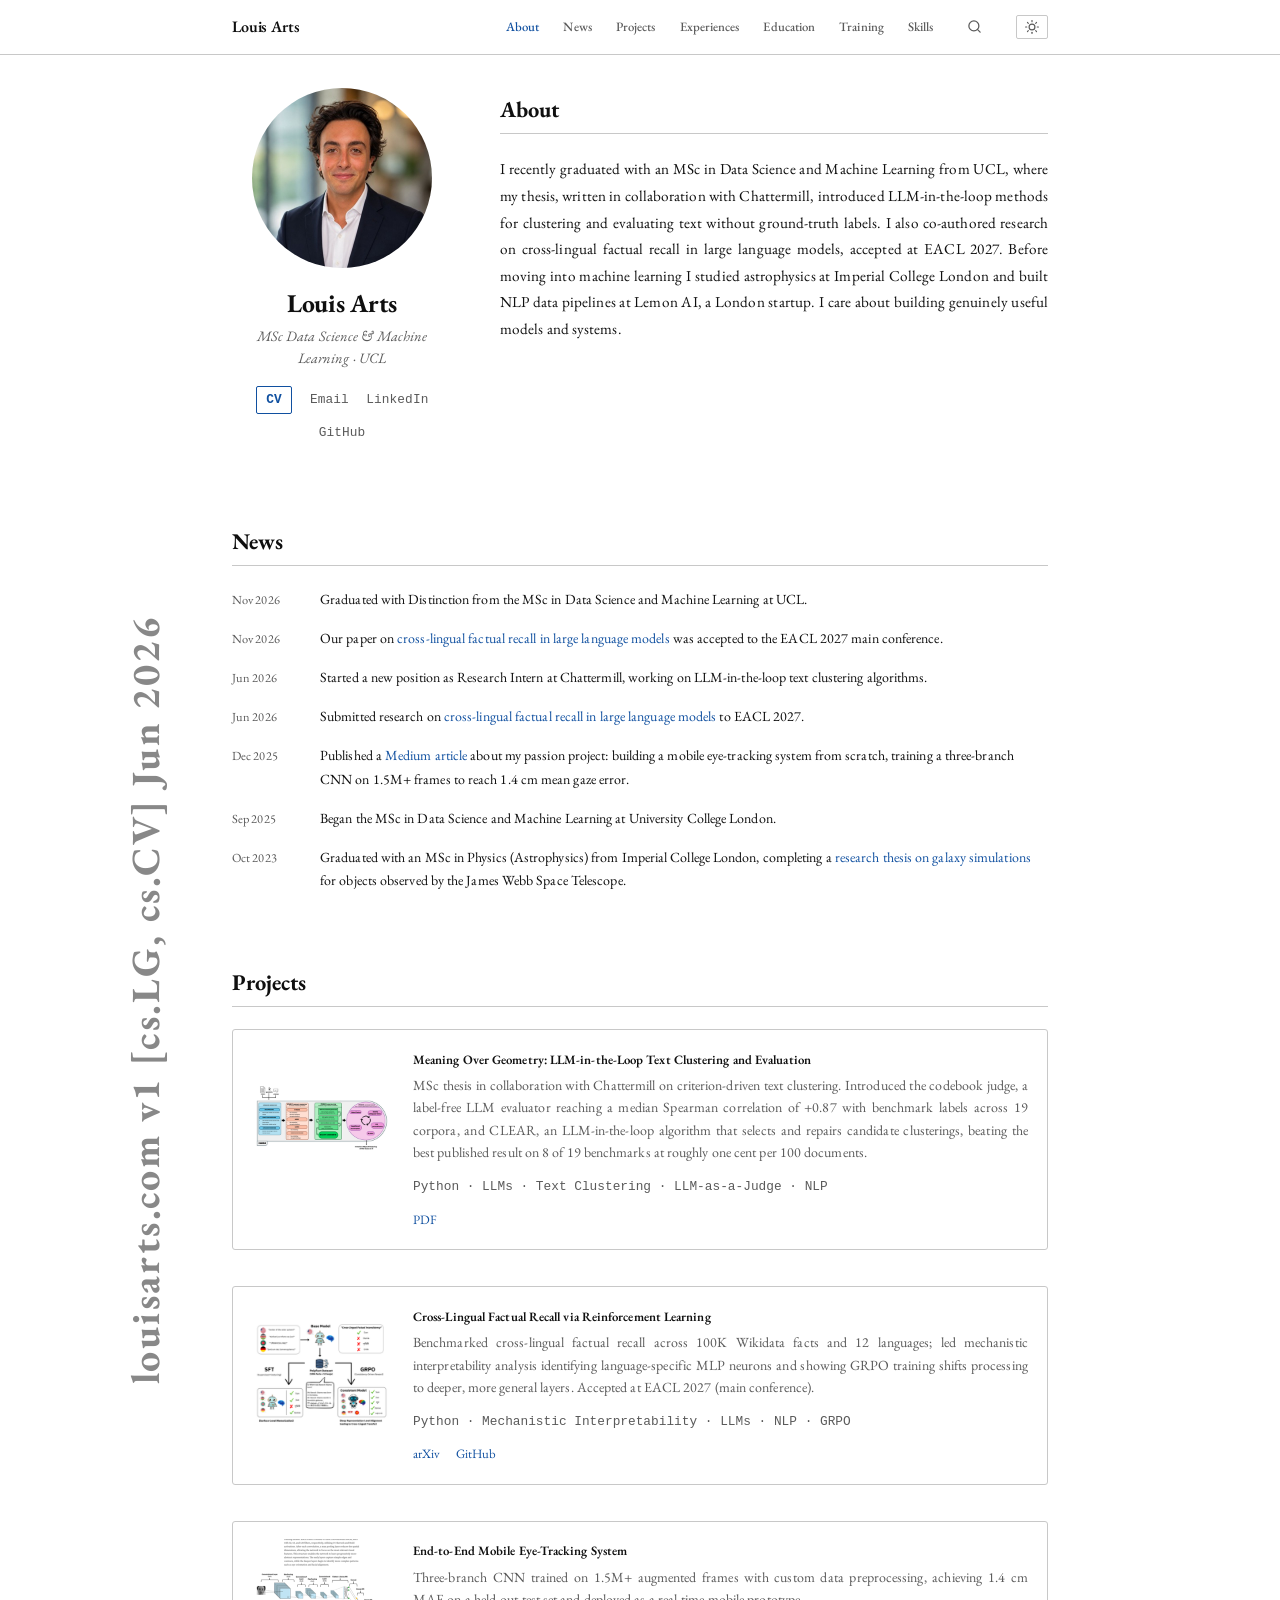
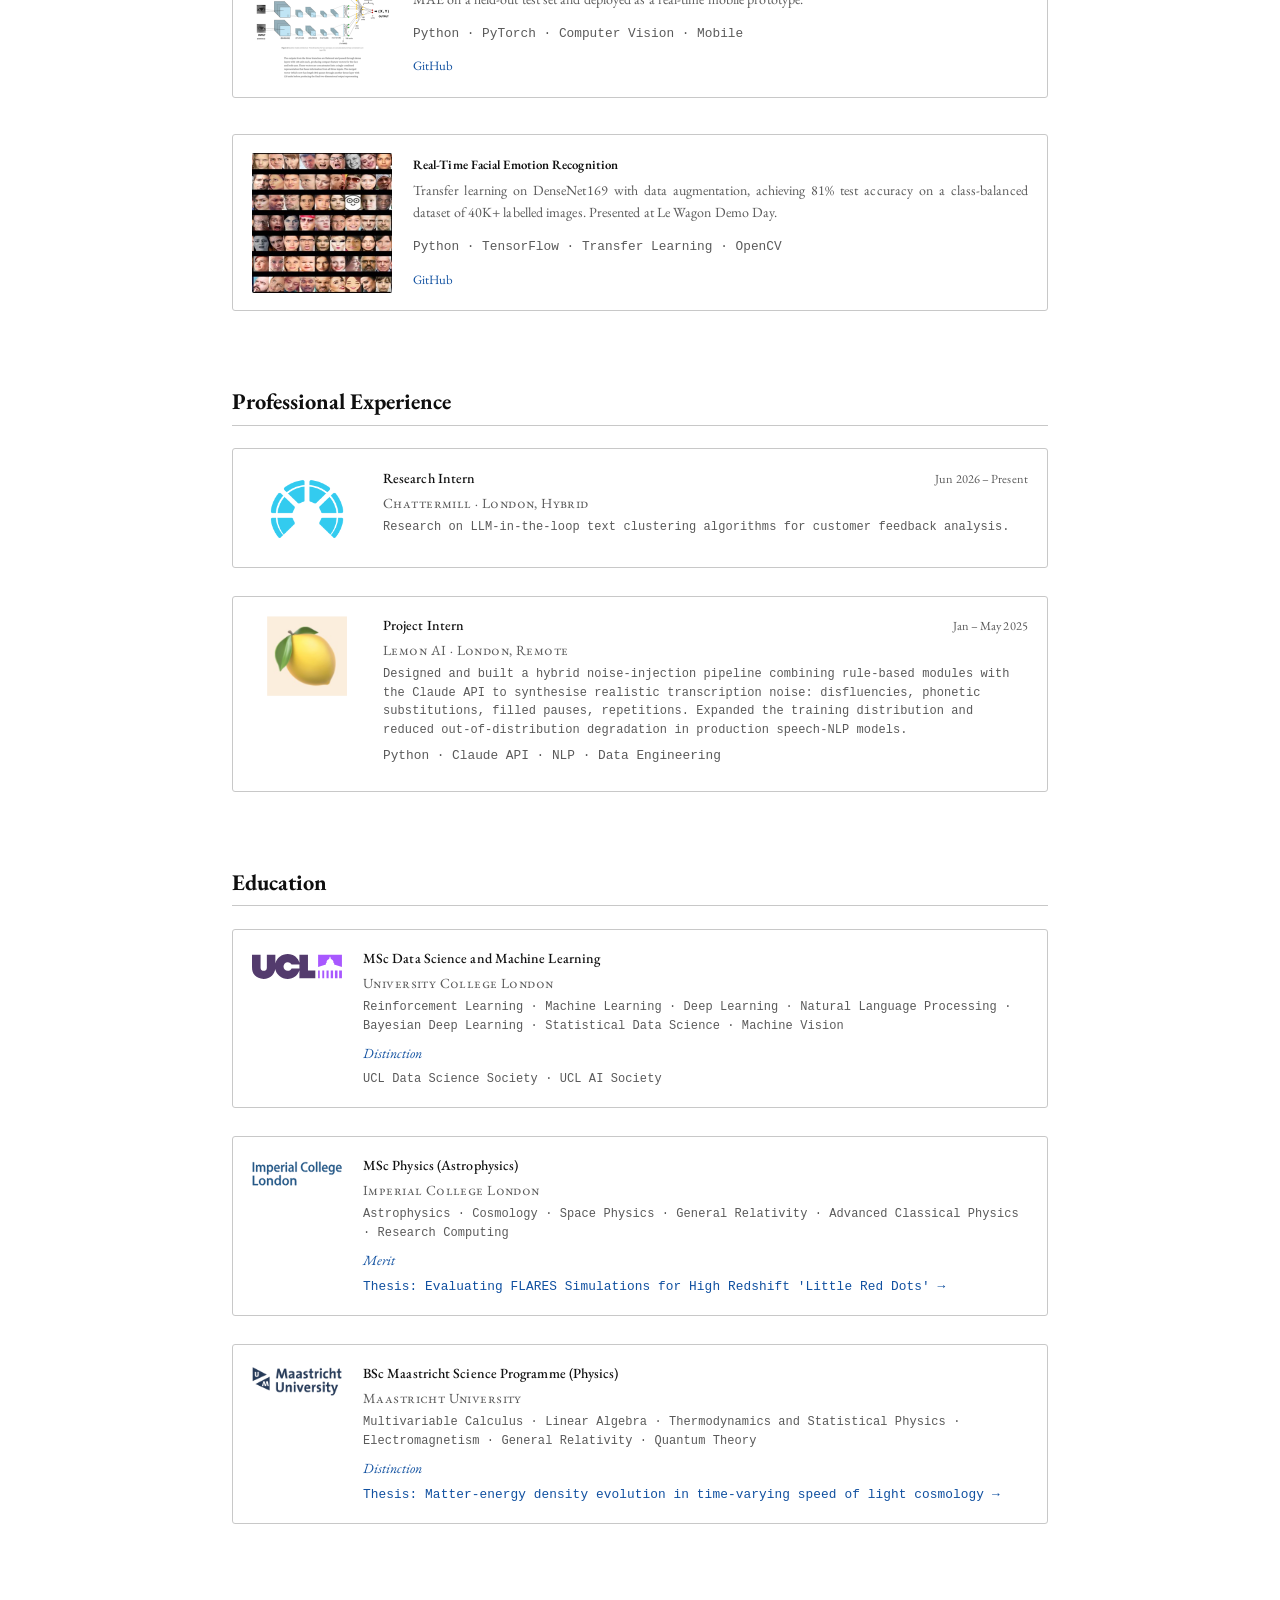
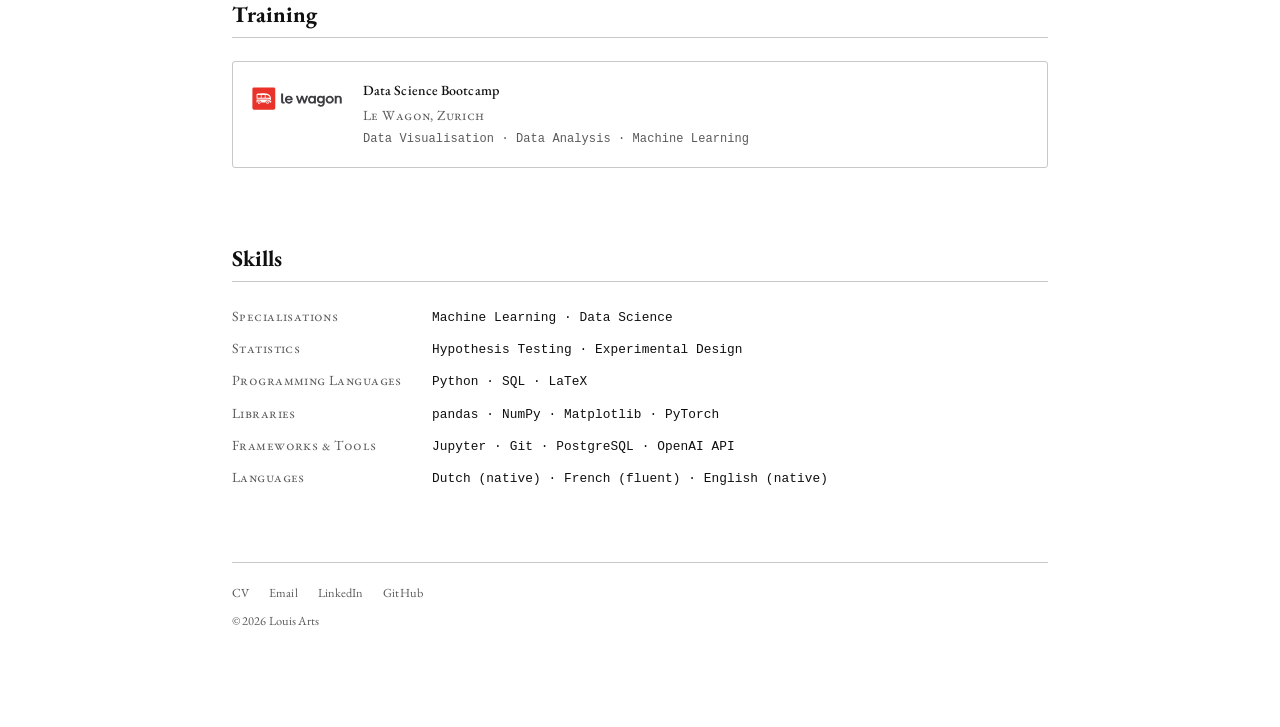
<file: index.html>
<!DOCTYPE html>
<html lang="en">
<head>
  <meta charset="UTF-8" />
  <meta name="viewport" content="width=device-width, initial-scale=1.0"/>
  <title>Louis Arts</title>
  <meta name="description" content="Louis Arts, machine learning researcher with an MSc in Data Science and Machine Learning from UCL. Thesis on LLM-in-the-loop text clustering with Chattermill; co-author of cross-lingual factual recall research accepted at EACL 2027.">
  <link rel="canonical" href="https://louisarts.com/">
  <meta property="og:type" content="website">
  <meta property="og:site_name" content="Louis Arts">
  <meta property="og:title" content="Louis Arts · Data Science &amp; Machine Learning, UCL">
  <meta property="og:description" content="MSc Data Science &amp; Machine Learning student at UCL, focused on NLP and computer vision. Previously an MSc in Astrophysics at Imperial College London and NLP work at Lemon AI.">
  <meta property="og:url" content="https://louisarts.com/">
  <meta property="og:image" content="https://louisarts.com/assets/louis-og.jpg">
  <meta property="og:image:width" content="1200">
  <meta property="og:image:height" content="1200">
  <meta name="twitter:card" content="summary">
  <link rel="icon" href="data:image/svg+xml,%3Csvg xmlns='http://www.w3.org/2000/svg' viewBox='0 0 64 64'%3E%3Crect width='64' height='64' rx='6' fill='%23ffffff' stroke='%23d0d0d0' stroke-width='2'/%3E%3Ctext x='32' y='46' font-family='Georgia,serif' font-size='36' font-weight='600' text-anchor='middle' fill='%231050a0'%3ELA%3C/text%3E%3C/svg%3E">
  <meta name="theme-color" content="#ffffff">
  <link rel="stylesheet" href="style.css" />
  <link rel="preconnect" href="https://fonts.googleapis.com">
  <link rel="preconnect" href="https://fonts.gstatic.com" crossorigin>
  <link href="https://fonts.googleapis.com/css2?family=EB+Garamond:ital,wght@0,400;0,500;0,600;0,700;1,400&display=swap" rel="stylesheet">
  <script>(function(){var t=localStorage.getItem('site-theme');if(t){document.documentElement.setAttribute('data-theme',t);var c={dark:'#18181b',neon:'#09090f'}[t];if(c)document.querySelector('meta[name="theme-color"]').setAttribute('content',c);}})()</script>
  <script type="application/ld+json">
  {
    "@context": "https://schema.org",
    "@type": "Person",
    "name": "Louis Arts",
    "url": "https://louisarts.com/",
    "image": "https://louisarts.com/assets/louis-og.jpg",
    "email": "mailto:artslouis@gmail.com",
    "affiliation": { "@type": "CollegeOrUniversity", "name": "University College London" },
    "alumniOf": [
      { "@type": "CollegeOrUniversity", "name": "Imperial College London" },
      { "@type": "CollegeOrUniversity", "name": "Maastricht University" }
    ],
    "knowsAbout": ["Machine Learning", "Natural Language Processing", "Computer Vision", "Mechanistic Interpretability", "Astrophysics"],
    "sameAs": [
      "https://www.linkedin.com/in/louis-arts-a768221a6/",
      "https://github.com/louisarts",
      "https://medium.com/@artslouis"
    ]
  }
  </script>
</head>
<body>

  <a href="#about" class="skip-link">Skip to content</a>

  <nav id="site-nav" aria-label="Site">
    <div class="site-nav-inner">
      <a href="#" class="site-nav-name">Louis Arts</a>
      <div class="site-nav-right">
        <div class="site-nav-links">
          <a href="#about">About</a>
          <a href="#news">News</a>
          <a href="#projects">Projects</a>
          <a href="#experience">Experiences</a>
          <a href="#education">Education</a>
          <a href="#training">Training</a>
          <a href="#skills">Skills</a>
        </div>
        <div class="nav-search">
          <button type="button" class="nav-search-toggle" aria-label="Search" aria-expanded="false">
            <svg xmlns="http://www.w3.org/2000/svg" width="15" height="15" viewBox="0 0 24 24" fill="none" stroke="currentColor" stroke-width="2" stroke-linecap="round" stroke-linejoin="round"><circle cx="11" cy="11" r="8"/><line x1="21" y1="21" x2="16.65" y2="16.65"/></svg>
          </button>
          <input type="search" id="site-search" aria-label="Search the site" autocomplete="off">
          <span id="search-status" role="status" class="visually-hidden"></span>
        </div>
        <div class="theme-picker">
          <button class="theme-toggle" aria-label="Choose theme" aria-haspopup="true" aria-expanded="false">
            <svg class="icon-light-mode" xmlns="http://www.w3.org/2000/svg" width="14" height="14" viewBox="0 0 24 24" fill="none" stroke="currentColor" stroke-width="2" stroke-linecap="round" stroke-linejoin="round"><circle cx="12" cy="12" r="5"/><line x1="12" y1="1" x2="12" y2="3"/><line x1="12" y1="21" x2="12" y2="23"/><line x1="4.22" y1="4.22" x2="5.64" y2="5.64"/><line x1="18.36" y1="18.36" x2="19.78" y2="19.78"/><line x1="1" y1="12" x2="3" y2="12"/><line x1="21" y1="12" x2="23" y2="12"/><line x1="4.22" y1="19.78" x2="5.64" y2="18.36"/><line x1="18.36" y1="5.64" x2="19.78" y2="4.22"/></svg>
            <svg class="icon-dark-mode" xmlns="http://www.w3.org/2000/svg" width="14" height="14" viewBox="0 0 24 24" fill="none" stroke="currentColor" stroke-width="2" stroke-linecap="round" stroke-linejoin="round"><path d="M21 12.79A9 9 0 1 1 11.21 3 7 7 0 0 0 21 12.79z"/></svg>
            <svg class="icon-neon-mode" xmlns="http://www.w3.org/2000/svg" width="14" height="14" viewBox="0 0 24 24" fill="none" stroke="currentColor" stroke-width="2" stroke-linecap="round" stroke-linejoin="round"><polygon points="13 2 3 14 12 14 11 22 21 10 12 10 13 2"/></svg>
          </button>
          <div class="theme-dropdown">
            <button data-for="light" onclick="setTheme('light')">Light</button>
            <button data-for="dark" onclick="setTheme('dark')">Dark</button>
            <button data-for="neon" onclick="setTheme('neon')">Neon</button>
          </div>
        </div>
      </div>
    </div>
  </nav>

  <div class="container">
  <main>

    <div class="main-content">

    <!-- Intro / About -->
    <section id="about" class="intro">
      <div class="intro-sidebar">
        <img src="assets/louis.jpg" alt="Louis Arts" class="profile-photo" width="180" height="180" fetchpriority="high">
        <h1>Louis Arts</h1>
        <p class="tagline">MSc Data Science &amp; Machine Learning · UCL</p>
        <nav class="links" aria-label="Contact">
          <a href="Curriculum_Vitae.pdf" target="_blank" rel="noopener" class="cv-link">CV</a>
          <a href="mailto:artslouis@gmail.com">Email</a>
          <a href="https://www.linkedin.com/in/louis-arts-a768221a6/" target="_blank" rel="noopener">LinkedIn</a>
          <a href="https://github.com/louisarts" target="_blank" rel="noopener">GitHub</a>
        </nav>
      </div>
      <div class="intro-bio">
        <h2>About</h2>
        <p>
          I recently graduated with an MSc in Data Science and Machine Learning from UCL, where my thesis, written in collaboration with Chattermill, introduced LLM-in-the-loop methods for clustering and evaluating text without ground-truth labels. I also co-authored research on cross-lingual factual recall in large language models, accepted at EACL 2027. Before moving into machine learning I studied astrophysics at Imperial College London and built NLP data pipelines at Lemon AI, a London startup. I care about building genuinely useful models and systems.
        </p>
      </div>
    </section>

    <!-- News -->
    <section id="news">
      <h2>News</h2>
      <ul class="news-list">
        <li>
          <span class="date">Nov 2026</span>
          <span class="news-text">Graduated with Distinction from the MSc in Data Science and Machine Learning at UCL.</span>
        </li>
        <li>
          <span class="date">Nov 2026</span>
          <span class="news-text">Our paper on <a href="polyfact.html">cross-lingual factual recall in large language models</a> was accepted to the EACL 2027 main conference.</span>
        </li>
        <li>
          <span class="date">Jun 2026</span>
          <span class="news-text">Started a new position as Research Intern at Chattermill, working on LLM-in-the-loop text clustering algorithms.</span>
        </li>
        <li>
          <span class="date">Jun 2026</span>
          <span class="news-text">Submitted research on <a href="polyfact.html">cross-lingual factual recall in large language models</a> to EACL 2027.</span>
        </li>
        <li>
          <span class="date">Dec 2025</span>
          <span class="news-text">Published a <a href="https://medium.com/@artslouis/the-10-lessons-i-learned-building-an-eye-tracking-model-from-scratch-fa59349ba65d" target="_blank" rel="noopener">Medium article</a> about my passion project: building a mobile eye-tracking system from scratch, training a three-branch CNN on 1.5M+ frames to reach 1.4 cm mean gaze error.</span>
        </li>
        <li>
          <span class="date">Sep 2025</span>
          <span class="news-text">Began the MSc in Data Science and Machine Learning at University College London.</span>
        </li>
        <li>
          <span class="date">Oct 2023</span>
          <span class="news-text">Graduated with an MSc in Physics (Astrophysics) from Imperial College London, completing a <a href="thesis.html">research thesis on galaxy simulations</a> for objects observed by the James Webb Space Telescope.</span>
        </li>
      </ul>
    </section>

    <!-- Projects -->
    <section id="projects">
      <h2>Projects</h2>
      <ul class="project-list">

        <li class="project">
          <img src="assets/clear-pipeline.png" alt="CLEAR text clustering pipeline" class="project-thumb" width="420" height="420" loading="lazy" decoding="async">
          <div class="project-body">
            <h3><a href="Meaning_Over_Geometry_Thesis.pdf" target="_blank" rel="noopener">Meaning Over Geometry: LLM-in-the-Loop Text Clustering and Evaluation</a></h3>
            <p>MSc thesis in collaboration with Chattermill on criterion-driven text clustering. Introduced the codebook judge, a label-free LLM evaluator reaching a median Spearman correlation of +0.87 with benchmark labels across 19 corpora, and CLEAR, an LLM-in-the-loop algorithm that selects and repairs candidate clusterings, beating the best published result on 8 of 19 benchmarks at roughly one cent per 100 documents.</p>
            <span class="tags">Python · LLMs · Text Clustering · LLM-as-a-Judge · NLP</span><br>
            <a href="Meaning_Over_Geometry_Thesis.pdf" target="_blank" rel="noopener">PDF</a>
          </div>
        </li>

        <li class="project">
          <img src="assets/polyfact-fig1.png" alt="PolyFact cross-lingual factual recall" class="project-thumb" width="354" height="354" loading="lazy" decoding="async">
          <div class="project-body">
            <h3><a href="polyfact.html">Cross-Lingual Factual Recall via Reinforcement Learning</a></h3>
            <p>Benchmarked cross-lingual factual recall across 100K Wikidata facts and 12 languages; led mechanistic interpretability analysis identifying language-specific MLP neurons and showing GRPO training shifts processing to deeper, more general layers. Accepted at EACL 2027 (main conference).</p>
            <span class="tags">Python · Mechanistic Interpretability · LLMs · NLP · GRPO</span><br>
            <a href="https://arxiv.org/abs/2606.06586" target="_blank" rel="noopener">arXiv</a>
            <a href="https://github.com/jvonrad/Lost-in-Mistranslation/tree/main" target="_blank" rel="noopener">GitHub</a>
          </div>
        </li>

        <li class="project">
          <img src="assets/eye-tracking-architecture.png" alt="Eye-tracking CNN architecture" class="project-thumb" width="280" height="279" loading="lazy" decoding="async">
          <div class="project-body">
            <h3><a href="https://medium.com/@artslouis/the-10-lessons-i-learned-building-an-eye-tracking-model-from-scratch-fa59349ba65d" target="_blank" rel="noopener">End-to-End Mobile Eye-Tracking System</a></h3>
            <p>Three-branch CNN trained on 1.5M+ augmented frames with custom data preprocessing, achieving 1.4 cm MAE on a held-out test set and deployed as a real-time mobile prototype.</p>
            <span class="tags">Python · PyTorch · Computer Vision · Mobile</span><br>
            <a href="https://github.com/louisarts/Mobile-Eye-Tracking-Project/tree/main" target="_blank" rel="noopener">GitHub</a>
          </div>
        </li>

        <li class="project">
          <img src="assets/face-emotion.jpg" alt="Facial emotion recognition" class="project-thumb" width="280" height="280" loading="lazy" decoding="async">
          <div class="project-body">
            <h3><a href="emotion-recognition.html">Real-Time Facial Emotion Recognition</a></h3>
            <p>Transfer learning on DenseNet169 with data augmentation, achieving 81% test accuracy on a class-balanced dataset of 40K+ labelled images. Presented at Le Wagon Demo Day.</p>
            <span class="tags">Python · TensorFlow · Transfer Learning · OpenCV</span><br>
            <a href="https://github.com/louisarts/AIdentify_repo" target="_blank" rel="noopener">GitHub</a>
          </div>
        </li>

      </ul>
    </section>

    <div class="arxiv-stamp-wrapper" aria-hidden="true">
      <span class="arxiv-stamp">louisarts.com v1 [cs.LG, cs.CV] Jun 2026</span>
    </div>

    </div><!-- /main-content -->

    <!-- Professional Experience -->
    <section id="experience">
      <h2>Professional Experience</h2>
      <ul class="edu-list work-list">

        <li>
          <div class="work-logo-col">
            <img src="assets/logos/chattermill-icon.png" alt="" class="work-logo logo-chattermill" width="256" height="256" loading="lazy" decoding="async">
          </div>
          <div class="edu-content">
            <div class="edu-row">
              <strong class="edu-title-text">Research Intern</strong>
              <span class="date">Jun 2026 – Present</span>
            </div>
            <span class="institution">Chattermill · London, Hybrid</span>
            <p class="edu-detail">Research on LLM-in-the-loop text clustering algorithms for customer feedback analysis.</p>
          </div>
        </li>

        <li>
          <div class="work-logo-col">
            <img src="assets/lemonai.png" alt="" class="work-logo" width="219" height="220" loading="lazy" decoding="async">
          </div>
          <div class="edu-content">
            <div class="edu-row">
              <strong><a href="lemon-nlp.html" class="edu-title-link">Project Intern</a></strong>
              <span class="date">Jan – May 2025</span>
            </div>
            <span class="institution">Lemon AI · London, Remote</span>
            <p class="edu-detail">Designed and built a hybrid noise-injection pipeline combining rule-based modules with the Claude API to synthesise realistic transcription noise: disfluencies, phonetic substitutions, filled pauses, repetitions. Expanded the training distribution and reduced out-of-distribution degradation in production speech-NLP models.</p>
            <span class="tags">Python · Claude API · NLP · Data Engineering</span>
          </div>
        </li>

      </ul>
    </section>

    <!-- Education -->
    <section id="education">
      <h2>Education</h2>
      <ul class="edu-list">
        <li>
          <div class="edu-logo-col">
            <img src="assets/logos/ucl.svg" alt="" class="edu-logo" loading="lazy" decoding="async">
          </div>
          <div class="edu-content">
            <div class="edu-row">
              <strong><a href="https://www.ucl.ac.uk/prospective-students/graduate/taught-degrees/data-science-and-machine-learning-msc" target="_blank" rel="noopener" class="edu-title-link">MSc Data Science and Machine Learning</a></strong>
            </div>
            <span class="institution">University College London</span>
            <p class="edu-detail">Reinforcement Learning · Machine Learning · Deep Learning · Natural Language Processing · Bayesian Deep Learning · Statistical Data Science · Machine Vision</p>
            <p class="edu-award">Distinction</p>
            <p class="edu-detail">UCL Data Science Society · UCL AI Society</p>
          </div>
        </li>
        <li>
          <div class="edu-logo-col">
            <img src="assets/logos/imperial.svg" alt="" class="edu-logo" loading="lazy" decoding="async">
          </div>
          <div class="edu-content">
            <div class="edu-row">
              <strong><a href="https://www.imperial.ac.uk/study/courses/postgraduate-taught/physics/" target="_blank" rel="noopener" class="edu-title-link">MSc Physics (Astrophysics)</a></strong>
            </div>
            <span class="institution">Imperial College London</span>
            <p class="edu-detail">Astrophysics · Cosmology · Space Physics · General Relativity · Advanced Classical Physics · Research Computing</p>
            <p class="edu-award">Merit</p>
            <p class="edu-detail"><a href="thesis.html">Thesis: Evaluating FLARES Simulations for High Redshift 'Little Red Dots' →</a></p>
          </div>
        </li>
        <li>
          <div class="edu-logo-col">
            <img src="assets/logos/maastricht.png" alt="" class="edu-logo" width="250" height="80" loading="lazy" decoding="async">
          </div>
          <div class="edu-content">
            <div class="edu-row">
              <strong><a href="https://www.maastrichtuniversity.nl/education/bachelor/programmes/maastricht-science-programme" target="_blank" rel="noopener" class="edu-title-link">BSc Maastricht Science Programme (Physics)</a></strong>
            </div>
            <span class="institution">Maastricht University</span>
            <p class="edu-detail">Multivariable Calculus · Linear Algebra · Thermodynamics and Statistical Physics · Electromagnetism · General Relativity · Quantum Theory</p>
            <p class="edu-award">Distinction</p>
            <p class="edu-detail"><a href="bsc-thesis.html">Thesis: Matter-energy density evolution in time-varying speed of light cosmology →</a></p>
          </div>
        </li>
      </ul>
    </section>

    <!-- Training -->
    <section id="training">
      <h2>Training</h2>
      <ul class="edu-list">
        <li>
          <div class="edu-logo-col">
            <img src="assets/logos/lewagon.svg" alt="" class="edu-logo logo-lewagon" loading="lazy" decoding="async">
          </div>
          <div class="edu-content">
            <div class="edu-row">
              <strong><a href="https://www.lewagon.com/data-science-course" target="_blank" rel="noopener" class="edu-title-link">Data Science Bootcamp</a></strong>
            </div>
            <span class="institution">Le Wagon, Zurich</span>
            <p class="edu-detail">Data Visualisation · Data Analysis · Machine Learning</p>
          </div>
        </li>
      </ul>
    </section>

    <!-- Skills -->
    <section id="skills">
      <h2>Skills</h2>
      <dl class="skills-list">
        <dt>Specialisations</dt>
        <dd>Machine Learning · Data Science</dd>
        <dt>Statistics</dt>
        <dd>Hypothesis Testing · Experimental Design</dd>
        <dt>Programming Languages</dt>
        <dd>Python · SQL · LaTeX</dd>
        <dt>Libraries</dt>
        <dd>pandas · NumPy · Matplotlib · PyTorch</dd>
        <dt>Frameworks &amp; Tools</dt>
        <dd>Jupyter · Git · PostgreSQL · OpenAI API</dd>
        <dt>Languages</dt>
        <dd>Dutch (native) · French (fluent) · English (native)</dd>
      </dl>
    </section>

  </main>

    <footer>
      <div class="footer-links">
        <a href="Curriculum_Vitae.pdf" target="_blank" rel="noopener">CV</a>
        <a href="mailto:artslouis@gmail.com">Email</a>
        <a href="https://www.linkedin.com/in/louis-arts-a768221a6/" target="_blank" rel="noopener">LinkedIn</a>
        <a href="https://github.com/louisarts" target="_blank" rel="noopener">GitHub</a>
      </div>
      <p>© 2026 Louis Arts</p>
    </footer>

  </div>
  <script src="theme.js"></script>
  <script>
    (function () {
      var sections = document.querySelectorAll('section[id]');
      var navLinks = document.querySelectorAll('.site-nav-links a');

      var observer = new IntersectionObserver(function (entries) {
        entries.forEach(function (entry) {
          if (entry.isIntersecting) {
            navLinks.forEach(function (link) {
              link.classList.toggle('active', link.getAttribute('href') === '#' + entry.target.id);
            });
          }
        });
      }, { rootMargin: '-20% 0px -70% 0px' });

      sections.forEach(function (s) { observer.observe(s); });

      // The last section never reaches the observer band; force it active at page bottom
      window.addEventListener('scroll', function () {
        if (window.innerHeight + window.scrollY >= document.documentElement.scrollHeight - 2) {
          navLinks.forEach(function (link) {
            link.classList.toggle('active', link.getAttribute('href') === '#training');
          });
        }
      }, { passive: true });
    })();
  </script>
  <script>
    (function () {
      var search = document.getElementById('site-search');
      if (!search) return;
      var box = document.querySelector('.nav-search');
      var toggle = document.querySelector('.nav-search-toggle');
      var status = document.getElementById('search-status');
      var items = document.querySelectorAll('.news-list li, .project, .edu-list li, .work-list li');
      var filterable = document.querySelectorAll('#news, #projects, #experience, #education, #training');

      function run() {
        var q = search.value.trim().toLowerCase();
        var visibleCount = 0;
        items.forEach(function (item) {
          var match = !q || item.textContent.toLowerCase().indexOf(q) !== -1;
          item.style.display = match ? '' : 'none';
          if (match) visibleCount++;
        });
        filterable.forEach(function (sec) {
          var entries = sec.querySelectorAll('.news-list li, .project, .edu-list li');
          var anyVisible = Array.prototype.some.call(entries, function (e) {
            return e.style.display !== 'none';
          });
          sec.style.display = anyVisible ? '' : 'none';
        });
        if (status) status.textContent = q ? visibleCount + ' results for “' + q + '”' : '';
      }

      function close() {
        box.classList.remove('open');
        toggle.setAttribute('aria-expanded', 'false');
        if (search.value) { search.value = ''; run(); }
      }

      // Keep the input from blurring during the toggle press, so click sees the true open state
      toggle.addEventListener('mousedown', function (e) { e.preventDefault(); });
      toggle.addEventListener('click', function () {
        if (box.classList.contains('open')) {
          close();
        } else {
          box.classList.add('open');
          toggle.setAttribute('aria-expanded', 'true');
          search.focus();
        }
      });

      search.addEventListener('input', run);
      search.addEventListener('blur', function () {
        if (!search.value.trim()) close();
      });
      search.addEventListener('keydown', function (e) {
        if (e.key === 'Escape') { close(); search.blur(); }
      });
    })();
  </script>
</body>
</html>
</file>
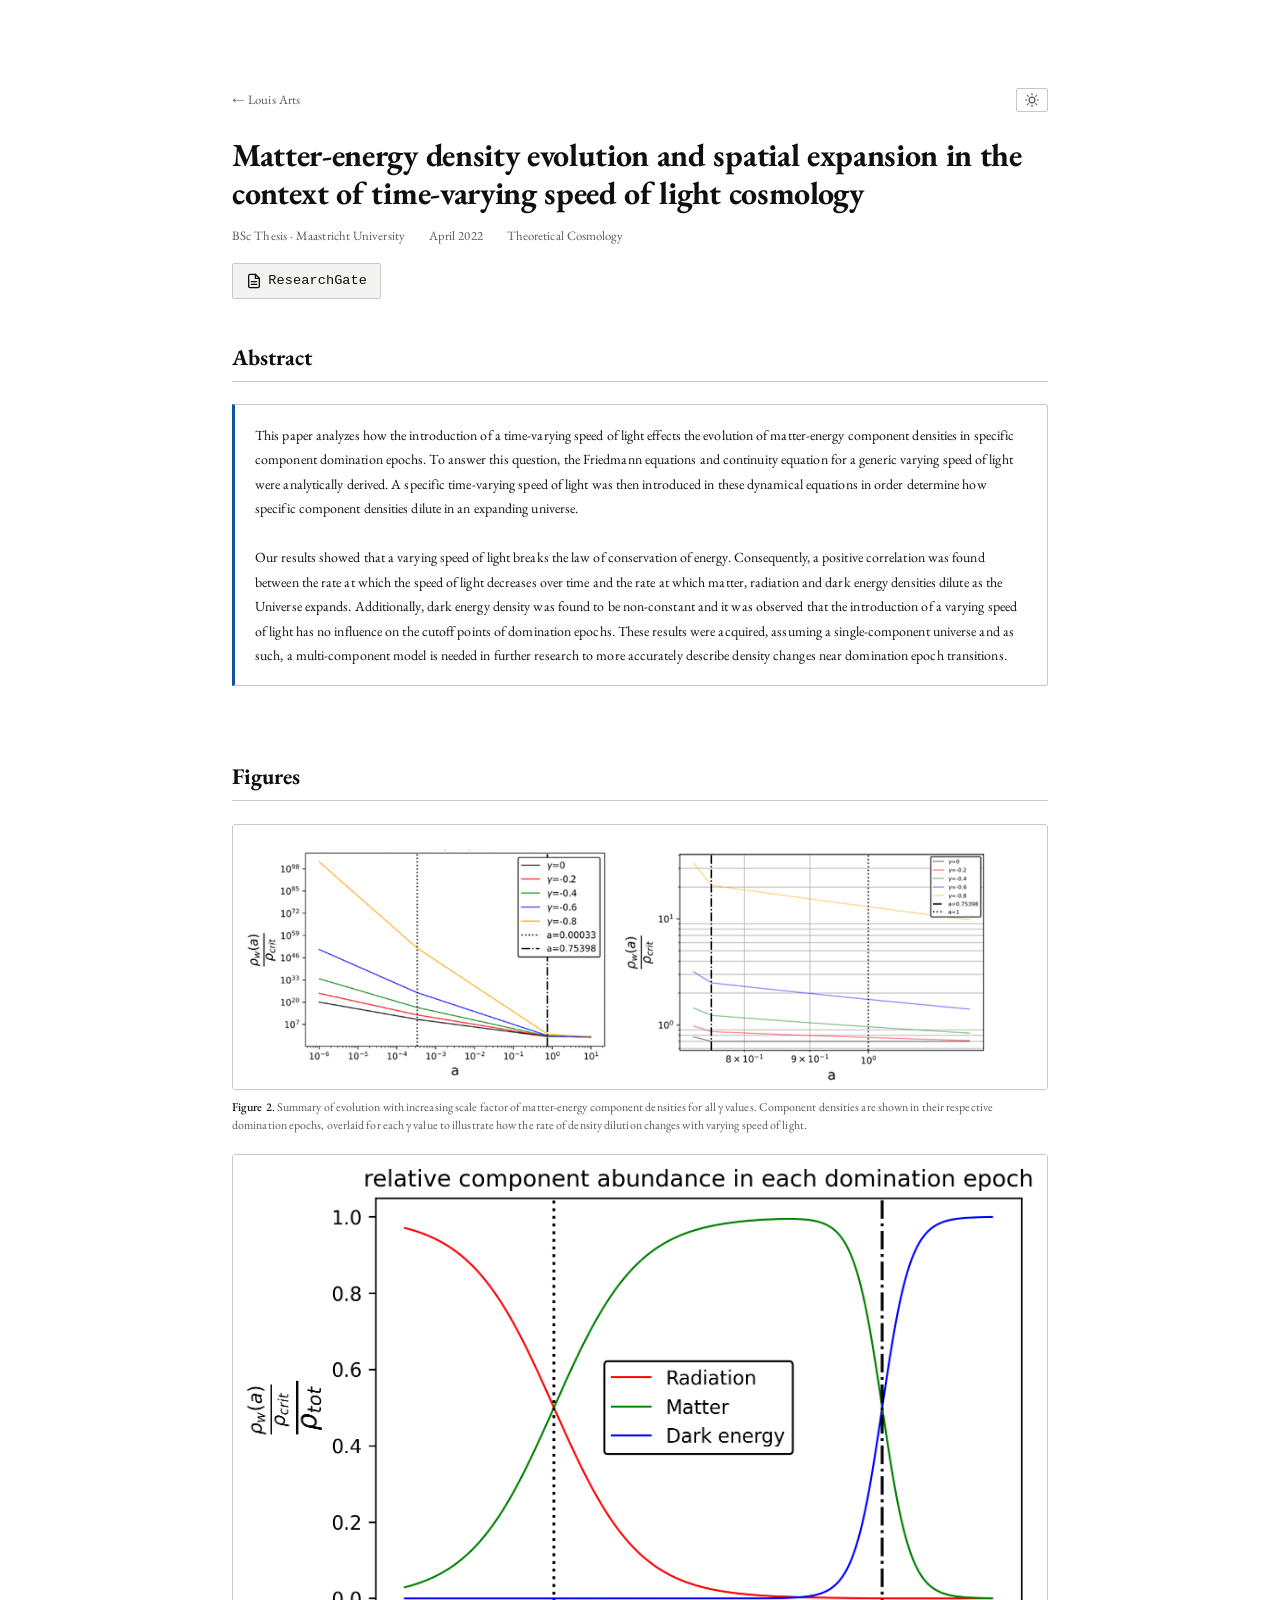
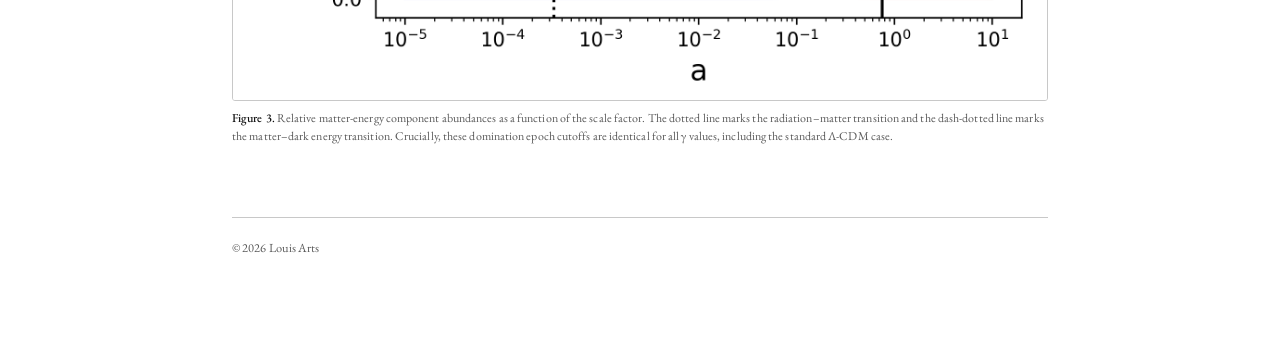
<file: bsc-thesis.html>
<!DOCTYPE html>
<html lang="en">
<head>
  <meta charset="UTF-8" />
  <meta name="viewport" content="width=device-width, initial-scale=1.0"/>
  <title>Time-Varying Speed of Light Cosmology · BSc Thesis · Louis Arts</title>
  <meta name="description" content="BSc thesis (Maastricht University): how a time-varying speed of light alters matter-energy density evolution and domination epochs in an expanding universe.">
  <link rel="canonical" href="https://louisarts.com/bsc-thesis.html">
  <meta property="og:type" content="article">
  <meta property="og:site_name" content="Louis Arts">
  <meta property="og:title" content="Time-Varying Speed of Light Cosmology · BSc Thesis">
  <meta property="og:description" content="BSc thesis (Maastricht University): how a time-varying speed of light alters matter-energy density evolution and domination epochs in an expanding universe.">
  <meta property="og:url" content="https://louisarts.com/bsc-thesis.html">
  <meta property="og:image" content="https://louisarts.com/assets/louis-og.jpg">
  <meta name="twitter:card" content="summary">
  <link rel="icon" href="data:image/svg+xml,%3Csvg xmlns='http://www.w3.org/2000/svg' viewBox='0 0 64 64'%3E%3Crect width='64' height='64' rx='6' fill='%23ffffff' stroke='%23d0d0d0' stroke-width='2'/%3E%3Ctext x='32' y='46' font-family='Georgia,serif' font-size='36' font-weight='600' text-anchor='middle' fill='%231050a0'%3ELA%3C/text%3E%3C/svg%3E">
  <meta name="theme-color" content="#ffffff">
  <link rel="stylesheet" href="style.css" />
  <link rel="preconnect" href="https://fonts.googleapis.com">
  <link rel="preconnect" href="https://fonts.gstatic.com" crossorigin>
  <link href="https://fonts.googleapis.com/css2?family=EB+Garamond:ital,wght@0,400;0,500;0,600;0,700;1,400&display=swap" rel="stylesheet">
  <script>(function(){var t=localStorage.getItem('site-theme');if(t){document.documentElement.setAttribute('data-theme',t);var c={dark:'#18181b',neon:'#09090f'}[t];if(c)document.querySelector('meta[name="theme-color"]').setAttribute('content',c);}})()</script>
</head>
<body>
  <div class="container">

    <nav class="back-nav" aria-label="Back">
      <a href="index.html">← Louis Arts</a>
      <div class="theme-picker">
        <button class="theme-toggle" aria-label="Choose theme" aria-haspopup="true" aria-expanded="false">
          <svg class="icon-light-mode" xmlns="http://www.w3.org/2000/svg" width="14" height="14" viewBox="0 0 24 24" fill="none" stroke="currentColor" stroke-width="2" stroke-linecap="round" stroke-linejoin="round"><circle cx="12" cy="12" r="5"/><line x1="12" y1="1" x2="12" y2="3"/><line x1="12" y1="21" x2="12" y2="23"/><line x1="4.22" y1="4.22" x2="5.64" y2="5.64"/><line x1="18.36" y1="18.36" x2="19.78" y2="19.78"/><line x1="1" y1="12" x2="3" y2="12"/><line x1="21" y1="12" x2="23" y2="12"/><line x1="4.22" y1="19.78" x2="5.64" y2="18.36"/><line x1="18.36" y1="5.64" x2="19.78" y2="4.22"/></svg>
          <svg class="icon-dark-mode" xmlns="http://www.w3.org/2000/svg" width="14" height="14" viewBox="0 0 24 24" fill="none" stroke="currentColor" stroke-width="2" stroke-linecap="round" stroke-linejoin="round"><path d="M21 12.79A9 9 0 1 1 11.21 3 7 7 0 0 0 21 12.79z"/></svg>
          <svg class="icon-neon-mode" xmlns="http://www.w3.org/2000/svg" width="14" height="14" viewBox="0 0 24 24" fill="none" stroke="currentColor" stroke-width="2" stroke-linecap="round" stroke-linejoin="round"><polygon points="13 2 3 14 12 14 11 22 21 10 12 10 13 2"/></svg>
        </button>
        <div class="theme-dropdown">
          <button data-for="light" onclick="setTheme('light')">Light</button>
          <button data-for="dark" onclick="setTheme('dark')">Dark</button>
          <button data-for="neon" onclick="setTheme('neon')">Neon</button>
        </div>
      </div>
    </nav>

    <main>

    <header>
      <h1>Matter-energy density evolution and spatial expansion in the context of time-varying speed of light cosmology</h1>
      <div class="thesis-meta">
        <span>BSc Thesis · Maastricht University</span>
        <span>April 2022</span>
        <span>Theoretical Cosmology</span>
      </div>
      <nav class="links">
        <a href="https://www.researchgate.net/publication/365711983_Matter-energy_density_evolution_and_spatial_expansion_in_the_context_of_time-varying_speed_of_light_cosmology" target="_blank" rel="noopener" class="ext-link">
          <svg xmlns="http://www.w3.org/2000/svg" width="16" height="16" viewBox="0 0 24 24" fill="none" stroke="currentColor" stroke-width="2" stroke-linecap="round" stroke-linejoin="round" aria-hidden="true"><path d="M14 2H6a2 2 0 0 0-2 2v16a2 2 0 0 0 2 2h12a2 2 0 0 0 2-2V8z"/><polyline points="14 2 14 8 20 8"/><line x1="16" y1="13" x2="8" y2="13"/><line x1="16" y1="17" x2="8" y2="17"/></svg>
          ResearchGate
        </a>
      </nav>
    </header>

    <section>
      <h2>Abstract</h2>
      <div class="abstract-block">
        This paper analyzes how the introduction of a time-varying speed of light effects the evolution of matter-energy component densities in specific component domination epochs. To answer this question, the Friedmann equations and continuity equation for a generic varying speed of light were analytically derived. A specific time-varying speed of light was then introduced in these dynamical equations in order determine how specific component densities dilute in an expanding universe.
        <br><br>
        Our results showed that a varying speed of light breaks the law of conservation of energy. Consequently, a positive correlation was found between the rate at which the speed of light decreases over time and the rate at which matter, radiation and dark energy densities dilute as the Universe expands. Additionally, dark energy density was found to be non-constant and it was observed that the introduction of a varying speed of light has no influence on the cutoff points of domination epochs. These results were acquired, assuming a single-component universe and as such, a multi-component model is needed in further research to more accurately describe density changes near domination epoch transitions.
      </div>
    </section>

    <section>
      <h2>Figures</h2>

      <div class="figure-item figure-full">
        <img src="assets/bsc-fig2.png" alt="Figure 2: Matter-energy component densities for all γ values" width="957" height="311" loading="lazy" decoding="async">
        <p class="figure-caption"><strong>Figure 2.</strong> Summary of evolution with increasing scale factor of matter-energy component densities for all γ values. Component densities are shown in their respective domination epochs, overlaid for each γ value to illustrate how the rate of density dilution changes with varying speed of light.</p>
      </div>

      <div class="figure-item figure-full">
        <img src="assets/bsc-fig3.png" alt="Figure 3: Relative matter-energy component abundances" width="1758" height="1177" loading="lazy" decoding="async">
        <p class="figure-caption"><strong>Figure 3.</strong> Relative matter-energy component abundances as a function of the scale factor. The dotted line marks the radiation–matter transition and the dash-dotted line marks the matter–dark energy transition. Crucially, these domination epoch cutoffs are identical for all γ values, including the standard Λ-CDM case.</p>
      </div>

    </section>

    </main>

    <footer>
      <p>© 2026 Louis Arts</p>
    </footer>

  </div>
  <script src="theme.js"></script>
</body>
</html>
</file>
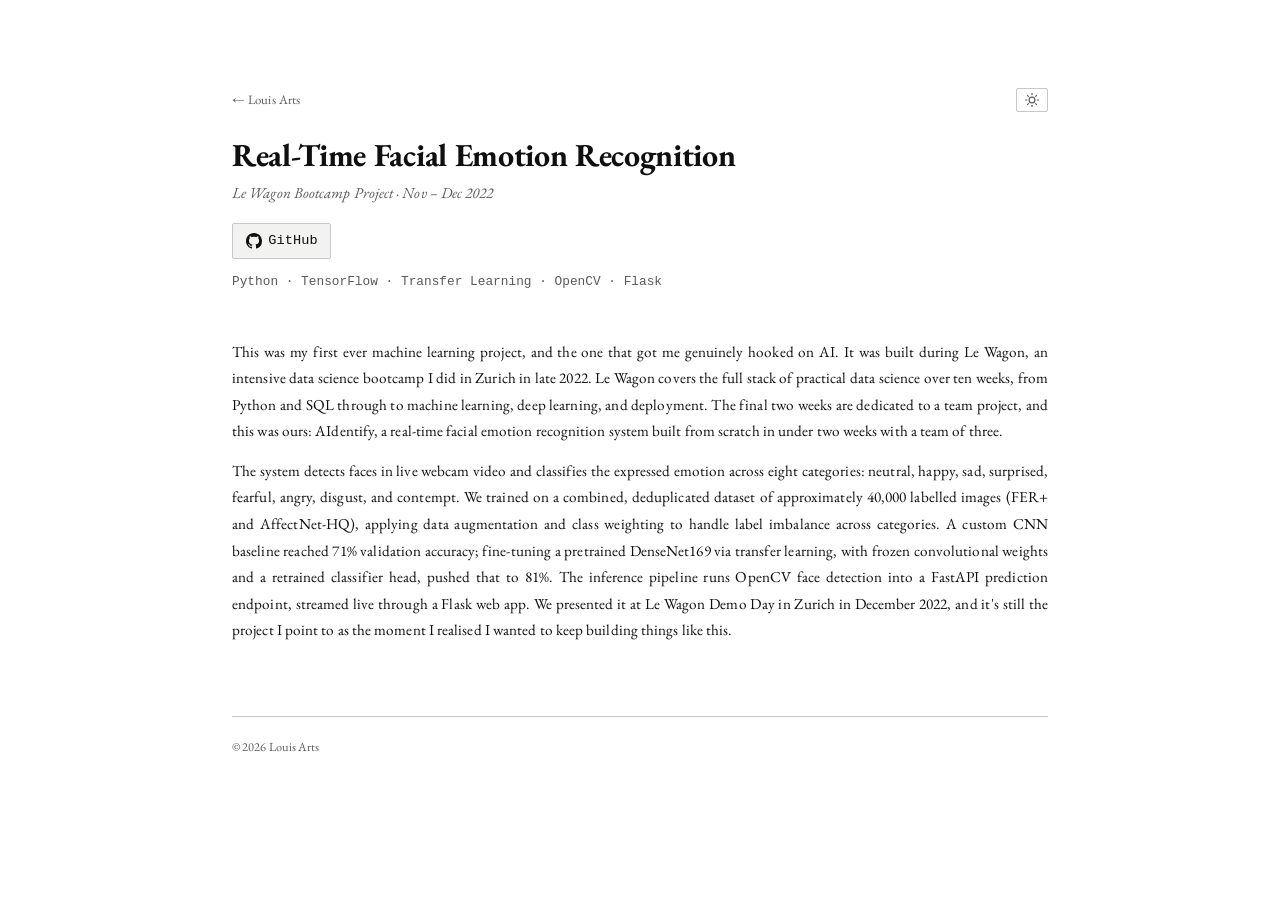
<file: emotion-recognition.html>
<!DOCTYPE html>
<html lang="en">
<head>
  <meta charset="UTF-8" />
  <meta name="viewport" content="width=device-width, initial-scale=1.0"/>
  <title>Facial Emotion Recognition · Louis Arts</title>
  <meta name="description" content="Real-time facial emotion recognition across eight emotion classes — DenseNet169 transfer learning reaching 81% accuracy on ~40K images, presented at Le Wagon Demo Day.">
  <link rel="canonical" href="https://louisarts.com/emotion-recognition.html">
  <meta property="og:type" content="article">
  <meta property="og:site_name" content="Louis Arts">
  <meta property="og:title" content="Real-Time Facial Emotion Recognition">
  <meta property="og:description" content="Real-time facial emotion recognition across eight emotion classes — DenseNet169 transfer learning reaching 81% accuracy on ~40K images, presented at Le Wagon Demo Day.">
  <meta property="og:url" content="https://louisarts.com/emotion-recognition.html">
  <meta property="og:image" content="https://louisarts.com/assets/louis-og.jpg">
  <meta name="twitter:card" content="summary">
  <link rel="icon" href="data:image/svg+xml,%3Csvg xmlns='http://www.w3.org/2000/svg' viewBox='0 0 64 64'%3E%3Crect width='64' height='64' rx='6' fill='%23ffffff' stroke='%23d0d0d0' stroke-width='2'/%3E%3Ctext x='32' y='46' font-family='Georgia,serif' font-size='36' font-weight='600' text-anchor='middle' fill='%231050a0'%3ELA%3C/text%3E%3C/svg%3E">
  <meta name="theme-color" content="#ffffff">
  <link rel="stylesheet" href="style.css" />
  <link rel="preconnect" href="https://fonts.googleapis.com">
  <link rel="preconnect" href="https://fonts.gstatic.com" crossorigin>
  <link href="https://fonts.googleapis.com/css2?family=EB+Garamond:ital,wght@0,400;0,500;0,600;0,700;1,400&display=swap" rel="stylesheet">
  <script>(function(){var t=localStorage.getItem('site-theme');if(t){document.documentElement.setAttribute('data-theme',t);var c={dark:'#18181b',neon:'#09090f'}[t];if(c)document.querySelector('meta[name="theme-color"]').setAttribute('content',c);}})()</script>
</head>
<body>
  <div class="container">

    <nav class="back-nav" aria-label="Back">
      <a href="index.html">← Louis Arts</a>
      <div class="theme-picker">
        <button class="theme-toggle" aria-label="Choose theme" aria-haspopup="true" aria-expanded="false">
          <svg class="icon-light-mode" xmlns="http://www.w3.org/2000/svg" width="14" height="14" viewBox="0 0 24 24" fill="none" stroke="currentColor" stroke-width="2" stroke-linecap="round" stroke-linejoin="round"><circle cx="12" cy="12" r="5"/><line x1="12" y1="1" x2="12" y2="3"/><line x1="12" y1="21" x2="12" y2="23"/><line x1="4.22" y1="4.22" x2="5.64" y2="5.64"/><line x1="18.36" y1="18.36" x2="19.78" y2="19.78"/><line x1="1" y1="12" x2="3" y2="12"/><line x1="21" y1="12" x2="23" y2="12"/><line x1="4.22" y1="19.78" x2="5.64" y2="18.36"/><line x1="18.36" y1="5.64" x2="19.78" y2="4.22"/></svg>
          <svg class="icon-dark-mode" xmlns="http://www.w3.org/2000/svg" width="14" height="14" viewBox="0 0 24 24" fill="none" stroke="currentColor" stroke-width="2" stroke-linecap="round" stroke-linejoin="round"><path d="M21 12.79A9 9 0 1 1 11.21 3 7 7 0 0 0 21 12.79z"/></svg>
          <svg class="icon-neon-mode" xmlns="http://www.w3.org/2000/svg" width="14" height="14" viewBox="0 0 24 24" fill="none" stroke="currentColor" stroke-width="2" stroke-linecap="round" stroke-linejoin="round"><polygon points="13 2 3 14 12 14 11 22 21 10 12 10 13 2"/></svg>
        </button>
        <div class="theme-dropdown">
          <button data-for="light" onclick="setTheme('light')">Light</button>
          <button data-for="dark" onclick="setTheme('dark')">Dark</button>
          <button data-for="neon" onclick="setTheme('neon')">Neon</button>
        </div>
      </div>
    </nav>

    <main>

    <header>
      <h1>Real-Time Facial Emotion Recognition</h1>
      <p class="tagline">Le Wagon Bootcamp Project · Nov – Dec 2022</p>
      <nav class="links">
        <a href="https://github.com/louisarts/AIdentify_repo" target="_blank" rel="noopener" class="ext-link">
          <svg xmlns="http://www.w3.org/2000/svg" width="16" height="16" viewBox="0 0 16 16" fill="currentColor" aria-hidden="true"><path d="M8 0C3.58 0 0 3.58 0 8c0 3.54 2.29 6.53 5.47 7.59.4.07.55-.17.55-.38 0-.19-.01-.82-.01-1.49-2.01.37-2.53-.49-2.69-.94-.09-.23-.48-.94-.82-1.13-.28-.15-.68-.52-.01-.53.63-.01 1.08.58 1.23.82.72 1.21 1.87.87 2.33.66.07-.52.28-.87.51-1.07-1.78-.2-3.64-.89-3.64-3.95 0-.87.31-1.59.82-2.15-.08-.2-.36-1.02.08-2.12 0 0 .67-.21 2.2.82.64-.18 1.32-.27 2-.27.68 0 1.36.09 2 .27 1.53-1.04 2.2-.82 2.2-.82.44 1.1.16 1.92.08 2.12.51.56.82 1.27.82 2.15 0 3.07-1.87 3.75-3.65 3.95.29.25.54.73.54 1.48 0 1.07-.01 1.93-.01 2.2 0 .21.15.46.55.38A8.013 8.013 0 0016 8c0-4.42-3.58-8-8-8z"/></svg>
          GitHub
        </a>
      </nav>
      <span class="tags">Python · TensorFlow · Transfer Learning · OpenCV · Flask</span>
    </header>

    <section>
      <p>
        This was my first ever machine learning project, and the one that got me genuinely hooked on AI. It was built during Le Wagon, an intensive data science bootcamp I did in Zurich in late 2022. Le Wagon covers the full stack of practical data science over ten weeks, from Python and SQL through to machine learning, deep learning, and deployment. The final two weeks are dedicated to a team project, and this was ours: AIdentify, a real-time facial emotion recognition system built from scratch in under two weeks with a team of three.
      </p>
      <p>
        The system detects faces in live webcam video and classifies the expressed emotion across eight categories: neutral, happy, sad, surprised, fearful, angry, disgust, and contempt. We trained on a combined, deduplicated dataset of approximately 40,000 labelled images (FER+ and AffectNet-HQ), applying data augmentation and class weighting to handle label imbalance across categories. A custom CNN baseline reached 71% validation accuracy; fine-tuning a pretrained DenseNet169 via transfer learning, with frozen convolutional weights and a retrained classifier head, pushed that to 81%. The inference pipeline runs OpenCV face detection into a FastAPI prediction endpoint, streamed live through a Flask web app. We presented it at Le Wagon Demo Day in Zurich in December 2022, and it's still the project I point to as the moment I realised I wanted to keep building things like this.
      </p>
    </section>

    </main>

    <footer>
      <p>© 2026 Louis Arts</p>
    </footer>

  </div>
  <script src="theme.js"></script>
</body>
</html>
</file>
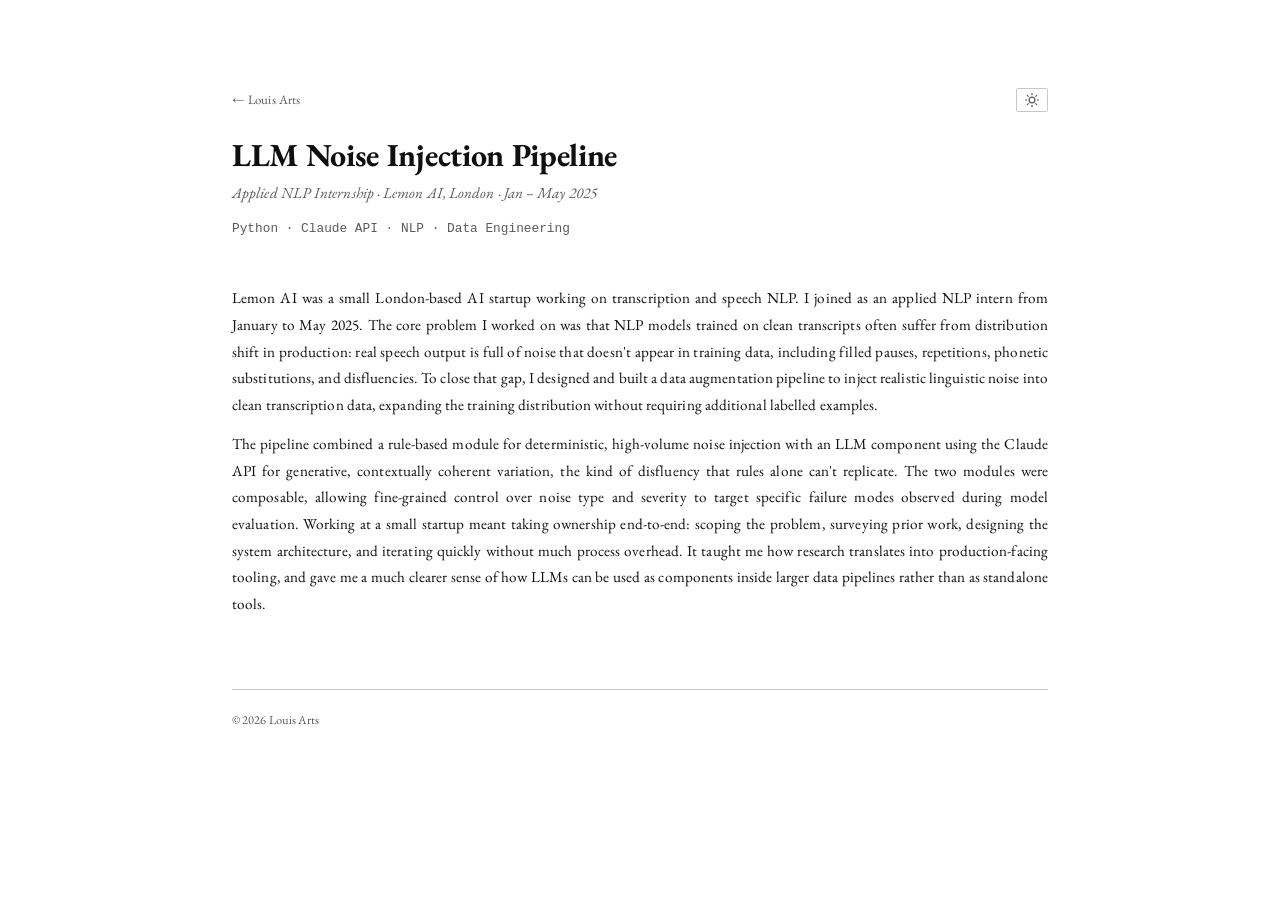
<file: lemon-nlp.html>
<!DOCTYPE html>
<html lang="en">
<head>
  <meta charset="UTF-8" />
  <meta name="viewport" content="width=device-width, initial-scale=1.0"/>
  <title>LLM Noise Injection Pipeline · Louis Arts</title>
  <meta name="description" content="Hybrid rule-based + Claude API noise-injection pipeline synthesising realistic transcription noise to reduce out-of-distribution degradation in speech NLP models.">
  <link rel="canonical" href="https://louisarts.com/lemon-nlp.html">
  <meta property="og:type" content="article">
  <meta property="og:site_name" content="Louis Arts">
  <meta property="og:title" content="LLM Noise Injection Pipeline">
  <meta property="og:description" content="Hybrid rule-based + Claude API noise-injection pipeline synthesising realistic transcription noise to reduce out-of-distribution degradation in speech NLP models.">
  <meta property="og:url" content="https://louisarts.com/lemon-nlp.html">
  <meta property="og:image" content="https://louisarts.com/assets/louis-og.jpg">
  <meta name="twitter:card" content="summary">
  <link rel="icon" href="data:image/svg+xml,%3Csvg xmlns='http://www.w3.org/2000/svg' viewBox='0 0 64 64'%3E%3Crect width='64' height='64' rx='6' fill='%23ffffff' stroke='%23d0d0d0' stroke-width='2'/%3E%3Ctext x='32' y='46' font-family='Georgia,serif' font-size='36' font-weight='600' text-anchor='middle' fill='%231050a0'%3ELA%3C/text%3E%3C/svg%3E">
  <meta name="theme-color" content="#ffffff">
  <link rel="stylesheet" href="style.css" />
  <link rel="preconnect" href="https://fonts.googleapis.com">
  <link rel="preconnect" href="https://fonts.gstatic.com" crossorigin>
  <link href="https://fonts.googleapis.com/css2?family=EB+Garamond:ital,wght@0,400;0,500;0,600;0,700;1,400&display=swap" rel="stylesheet">
  <script>(function(){var t=localStorage.getItem('site-theme');if(t){document.documentElement.setAttribute('data-theme',t);var c={dark:'#18181b',neon:'#09090f'}[t];if(c)document.querySelector('meta[name="theme-color"]').setAttribute('content',c);}})()</script>
</head>
<body>
  <div class="container">

    <nav class="back-nav" aria-label="Back">
      <a href="index.html">← Louis Arts</a>
      <div class="theme-picker">
        <button class="theme-toggle" aria-label="Choose theme" aria-haspopup="true" aria-expanded="false">
          <svg class="icon-light-mode" xmlns="http://www.w3.org/2000/svg" width="14" height="14" viewBox="0 0 24 24" fill="none" stroke="currentColor" stroke-width="2" stroke-linecap="round" stroke-linejoin="round"><circle cx="12" cy="12" r="5"/><line x1="12" y1="1" x2="12" y2="3"/><line x1="12" y1="21" x2="12" y2="23"/><line x1="4.22" y1="4.22" x2="5.64" y2="5.64"/><line x1="18.36" y1="18.36" x2="19.78" y2="19.78"/><line x1="1" y1="12" x2="3" y2="12"/><line x1="21" y1="12" x2="23" y2="12"/><line x1="4.22" y1="19.78" x2="5.64" y2="18.36"/><line x1="18.36" y1="5.64" x2="19.78" y2="4.22"/></svg>
          <svg class="icon-dark-mode" xmlns="http://www.w3.org/2000/svg" width="14" height="14" viewBox="0 0 24 24" fill="none" stroke="currentColor" stroke-width="2" stroke-linecap="round" stroke-linejoin="round"><path d="M21 12.79A9 9 0 1 1 11.21 3 7 7 0 0 0 21 12.79z"/></svg>
          <svg class="icon-neon-mode" xmlns="http://www.w3.org/2000/svg" width="14" height="14" viewBox="0 0 24 24" fill="none" stroke="currentColor" stroke-width="2" stroke-linecap="round" stroke-linejoin="round"><polygon points="13 2 3 14 12 14 11 22 21 10 12 10 13 2"/></svg>
        </button>
        <div class="theme-dropdown">
          <button data-for="light" onclick="setTheme('light')">Light</button>
          <button data-for="dark" onclick="setTheme('dark')">Dark</button>
          <button data-for="neon" onclick="setTheme('neon')">Neon</button>
        </div>
      </div>
    </nav>

    <main>

    <header>
      <h1>LLM Noise Injection Pipeline</h1>
      <p class="tagline">Applied NLP Internship · Lemon AI, London · Jan – May 2025</p>
      <span class="tags">Python · Claude API · NLP · Data Engineering</span>
    </header>

    <section>
      <p>
        Lemon AI was a small London-based AI startup working on transcription and speech NLP. I joined as an applied NLP intern from January to May 2025. The core problem I worked on was that NLP models trained on clean transcripts often suffer from distribution shift in production: real speech output is full of noise that doesn't appear in training data, including filled pauses, repetitions, phonetic substitutions, and disfluencies. To close that gap, I designed and built a data augmentation pipeline to inject realistic linguistic noise into clean transcription data, expanding the training distribution without requiring additional labelled examples.
      </p>
      <p>
        The pipeline combined a rule-based module for deterministic, high-volume noise injection with an LLM component using the Claude API for generative, contextually coherent variation, the kind of disfluency that rules alone can't replicate. The two modules were composable, allowing fine-grained control over noise type and severity to target specific failure modes observed during model evaluation. Working at a small startup meant taking ownership end-to-end: scoping the problem, surveying prior work, designing the system architecture, and iterating quickly without much process overhead. It taught me how research translates into production-facing tooling, and gave me a much clearer sense of how LLMs can be used as components inside larger data pipelines rather than as standalone tools.
      </p>
    </section>

    </main>

    <footer>
      <p>© 2026 Louis Arts</p>
    </footer>

  </div>
  <script src="theme.js"></script>
</body>
</html>
</file>
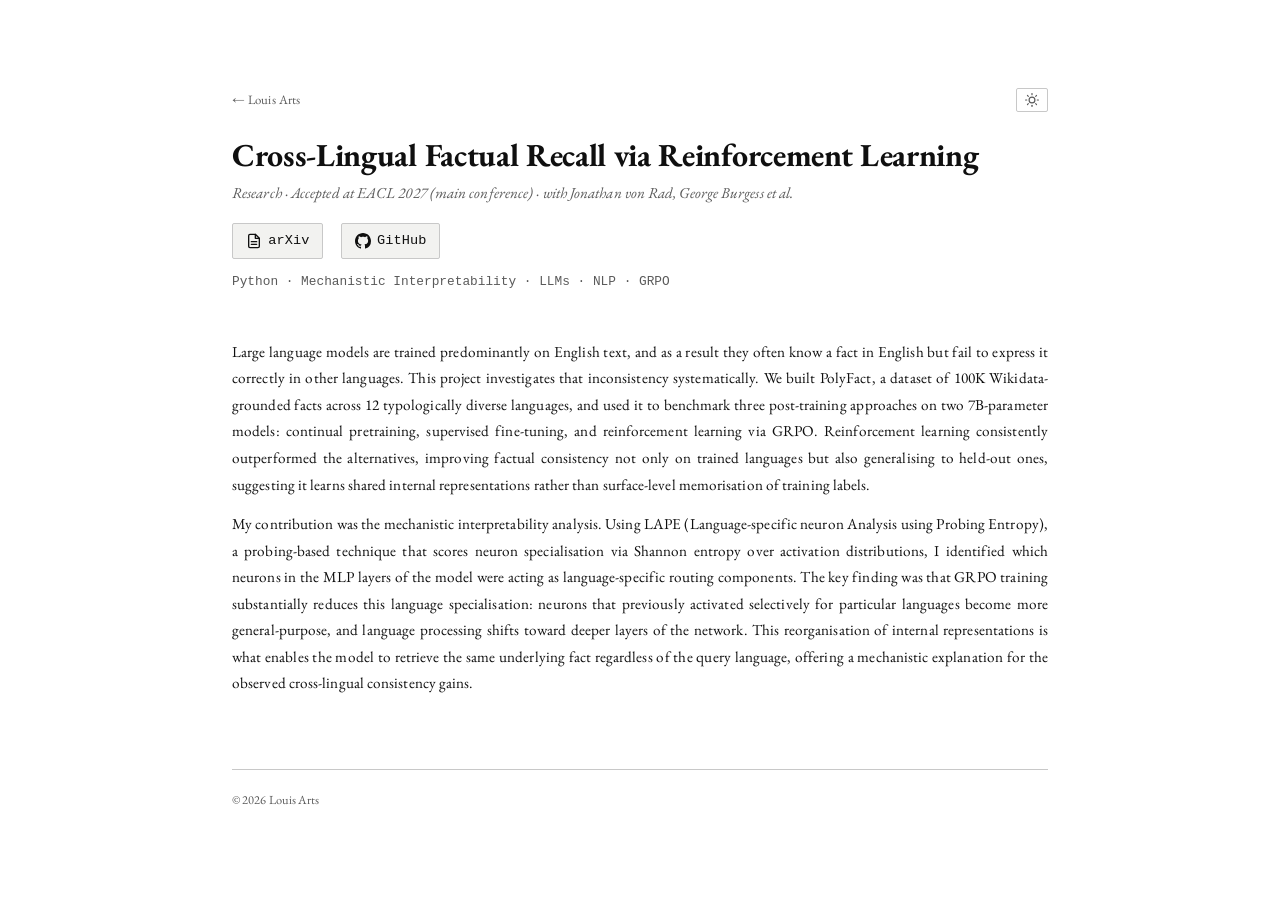
<file: polyfact.html>
<!DOCTYPE html>
<html lang="en">
<head>
  <meta charset="UTF-8" />
  <meta name="viewport" content="width=device-width, initial-scale=1.0"/>
  <title>Cross-Lingual Factual Recall · Louis Arts</title>
  <meta name="description" content="PolyFact: benchmarking cross-lingual factual recall in LLMs across 100K Wikidata facts and 12 languages, with mechanistic interpretability analysis of how GRPO training reorganises language-specific neurons.">
  <link rel="canonical" href="https://louisarts.com/polyfact.html">
  <meta property="og:type" content="article">
  <meta property="og:site_name" content="Louis Arts">
  <meta property="og:title" content="Cross-Lingual Factual Recall via Reinforcement Learning">
  <meta property="og:description" content="Benchmarking cross-lingual factual recall in LLMs across 100K Wikidata facts and 12 languages, with mechanistic interpretability analysis of GRPO training. Accepted at EACL 2027 (main conference).">
  <meta property="og:url" content="https://louisarts.com/polyfact.html">
  <meta property="og:image" content="https://louisarts.com/assets/louis-og.jpg">
  <meta name="twitter:card" content="summary">
  <link rel="icon" href="data:image/svg+xml,%3Csvg xmlns='http://www.w3.org/2000/svg' viewBox='0 0 64 64'%3E%3Crect width='64' height='64' rx='6' fill='%23ffffff' stroke='%23d0d0d0' stroke-width='2'/%3E%3Ctext x='32' y='46' font-family='Georgia,serif' font-size='36' font-weight='600' text-anchor='middle' fill='%231050a0'%3ELA%3C/text%3E%3C/svg%3E">
  <meta name="theme-color" content="#ffffff">
  <link rel="stylesheet" href="style.css" />
  <link rel="preconnect" href="https://fonts.googleapis.com">
  <link rel="preconnect" href="https://fonts.gstatic.com" crossorigin>
  <link href="https://fonts.googleapis.com/css2?family=EB+Garamond:ital,wght@0,400;0,500;0,600;0,700;1,400&display=swap" rel="stylesheet">
  <script>(function(){var t=localStorage.getItem('site-theme');if(t){document.documentElement.setAttribute('data-theme',t);var c={dark:'#18181b',neon:'#09090f'}[t];if(c)document.querySelector('meta[name="theme-color"]').setAttribute('content',c);}})()</script>
</head>
<body>
  <div class="container">

    <nav class="back-nav" aria-label="Back">
      <a href="index.html">← Louis Arts</a>
      <div class="theme-picker">
        <button class="theme-toggle" aria-label="Choose theme" aria-haspopup="true" aria-expanded="false">
          <svg class="icon-light-mode" xmlns="http://www.w3.org/2000/svg" width="14" height="14" viewBox="0 0 24 24" fill="none" stroke="currentColor" stroke-width="2" stroke-linecap="round" stroke-linejoin="round"><circle cx="12" cy="12" r="5"/><line x1="12" y1="1" x2="12" y2="3"/><line x1="12" y1="21" x2="12" y2="23"/><line x1="4.22" y1="4.22" x2="5.64" y2="5.64"/><line x1="18.36" y1="18.36" x2="19.78" y2="19.78"/><line x1="1" y1="12" x2="3" y2="12"/><line x1="21" y1="12" x2="23" y2="12"/><line x1="4.22" y1="19.78" x2="5.64" y2="18.36"/><line x1="18.36" y1="5.64" x2="19.78" y2="4.22"/></svg>
          <svg class="icon-dark-mode" xmlns="http://www.w3.org/2000/svg" width="14" height="14" viewBox="0 0 24 24" fill="none" stroke="currentColor" stroke-width="2" stroke-linecap="round" stroke-linejoin="round"><path d="M21 12.79A9 9 0 1 1 11.21 3 7 7 0 0 0 21 12.79z"/></svg>
          <svg class="icon-neon-mode" xmlns="http://www.w3.org/2000/svg" width="14" height="14" viewBox="0 0 24 24" fill="none" stroke="currentColor" stroke-width="2" stroke-linecap="round" stroke-linejoin="round"><polygon points="13 2 3 14 12 14 11 22 21 10 12 10 13 2"/></svg>
        </button>
        <div class="theme-dropdown">
          <button data-for="light" onclick="setTheme('light')">Light</button>
          <button data-for="dark" onclick="setTheme('dark')">Dark</button>
          <button data-for="neon" onclick="setTheme('neon')">Neon</button>
        </div>
      </div>
    </nav>

    <main>

    <header>
      <h1>Cross-Lingual Factual Recall via Reinforcement Learning</h1>
      <p class="tagline">Research · Accepted at EACL 2027 (main conference) · with Jonathan von Rad, George Burgess et al.</p>
      <nav class="links">
        <a href="https://arxiv.org/abs/2606.06586" target="_blank" rel="noopener" class="ext-link">
          <svg xmlns="http://www.w3.org/2000/svg" width="16" height="16" viewBox="0 0 24 24" fill="none" stroke="currentColor" stroke-width="2" stroke-linecap="round" stroke-linejoin="round" aria-hidden="true"><path d="M14 2H6a2 2 0 0 0-2 2v16a2 2 0 0 0 2 2h12a2 2 0 0 0 2-2V8z"/><polyline points="14 2 14 8 20 8"/><line x1="16" y1="13" x2="8" y2="13"/><line x1="16" y1="17" x2="8" y2="17"/></svg>
          arXiv
        </a>
        <a href="https://github.com/jvonrad/Lost-in-Mistranslation/tree/main" target="_blank" rel="noopener" class="ext-link">
          <svg xmlns="http://www.w3.org/2000/svg" width="16" height="16" viewBox="0 0 16 16" fill="currentColor" aria-hidden="true"><path d="M8 0C3.58 0 0 3.58 0 8c0 3.54 2.29 6.53 5.47 7.59.4.07.55-.17.55-.38 0-.19-.01-.82-.01-1.49-2.01.37-2.53-.49-2.69-.94-.09-.23-.48-.94-.82-1.13-.28-.15-.68-.52-.01-.53.63-.01 1.08.58 1.23.82.72 1.21 1.87.87 2.33.66.07-.52.28-.87.51-1.07-1.78-.2-3.64-.89-3.64-3.95 0-.87.31-1.59.82-2.15-.08-.2-.36-1.02.08-2.12 0 0 .67-.21 2.2.82.64-.18 1.32-.27 2-.27.68 0 1.36.09 2 .27 1.53-1.04 2.2-.82 2.2-.82.44 1.1.16 1.92.08 2.12.51.56.82 1.27.82 2.15 0 3.07-1.87 3.75-3.65 3.95.29.25.54.73.54 1.48 0 1.07-.01 1.93-.01 2.2 0 .21.15.46.55.38A8.013 8.013 0 0016 8c0-4.42-3.58-8-8-8z"/></svg>
          GitHub
        </a>
      </nav>
      <span class="tags">Python · Mechanistic Interpretability · LLMs · NLP · GRPO</span>
    </header>

    <section>
      <p>
        Large language models are trained predominantly on English text, and as a result they often know a fact in English but fail to express it correctly in other languages. This project investigates that inconsistency systematically. We built PolyFact, a dataset of 100K Wikidata-grounded facts across 12 typologically diverse languages, and used it to benchmark three post-training approaches on two 7B-parameter models: continual pretraining, supervised fine-tuning, and reinforcement learning via GRPO. Reinforcement learning consistently outperformed the alternatives, improving factual consistency not only on trained languages but also generalising to held-out ones, suggesting it learns shared internal representations rather than surface-level memorisation of training labels.
      </p>
      <p>
        My contribution was the mechanistic interpretability analysis. Using LAPE (Language-specific neuron Analysis using Probing Entropy), a probing-based technique that scores neuron specialisation via Shannon entropy over activation distributions, I identified which neurons in the MLP layers of the model were acting as language-specific routing components. The key finding was that GRPO training substantially reduces this language specialisation: neurons that previously activated selectively for particular languages become more general-purpose, and language processing shifts toward deeper layers of the network. This reorganisation of internal representations is what enables the model to retrieve the same underlying fact regardless of the query language, offering a mechanistic explanation for the observed cross-lingual consistency gains.
      </p>
    </section>

    </main>

    <footer>
      <p>© 2026 Louis Arts</p>
    </footer>

  </div>
  <script src="theme.js"></script>
</body>
</html>
</file>
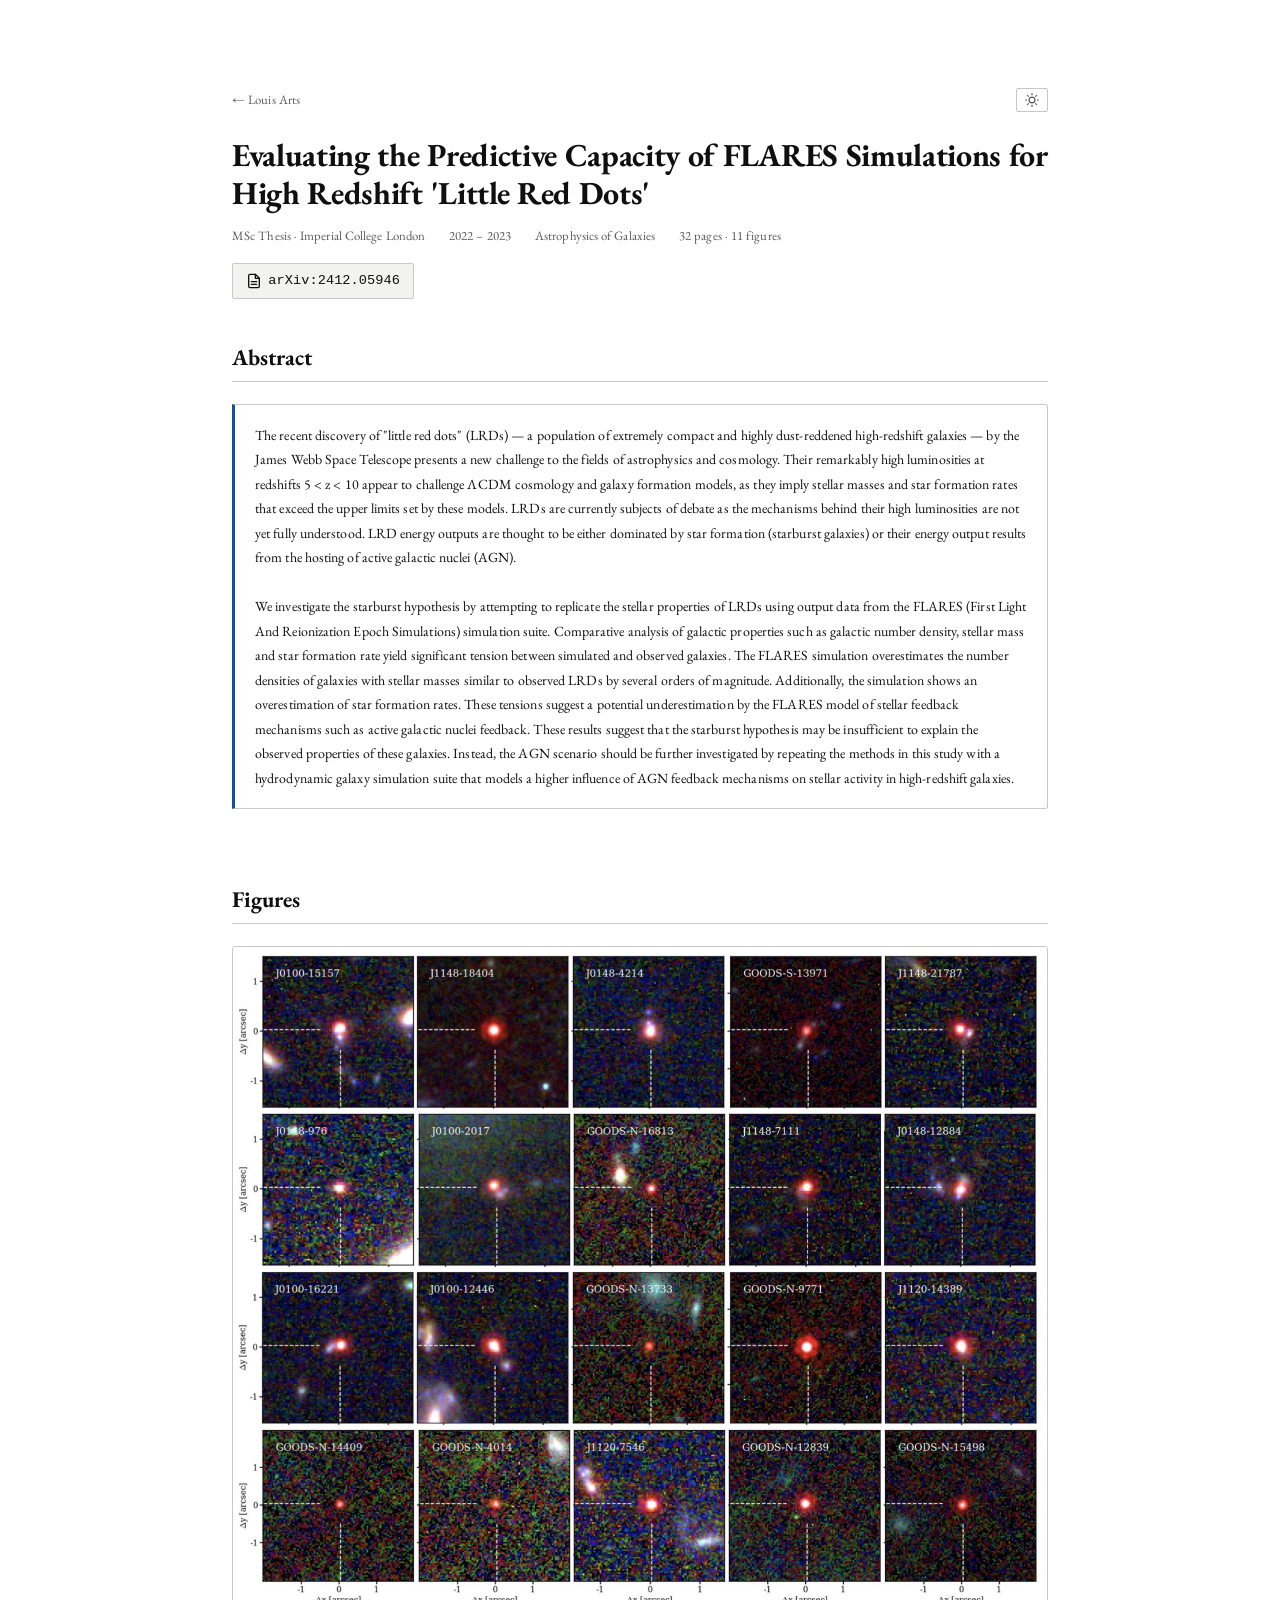
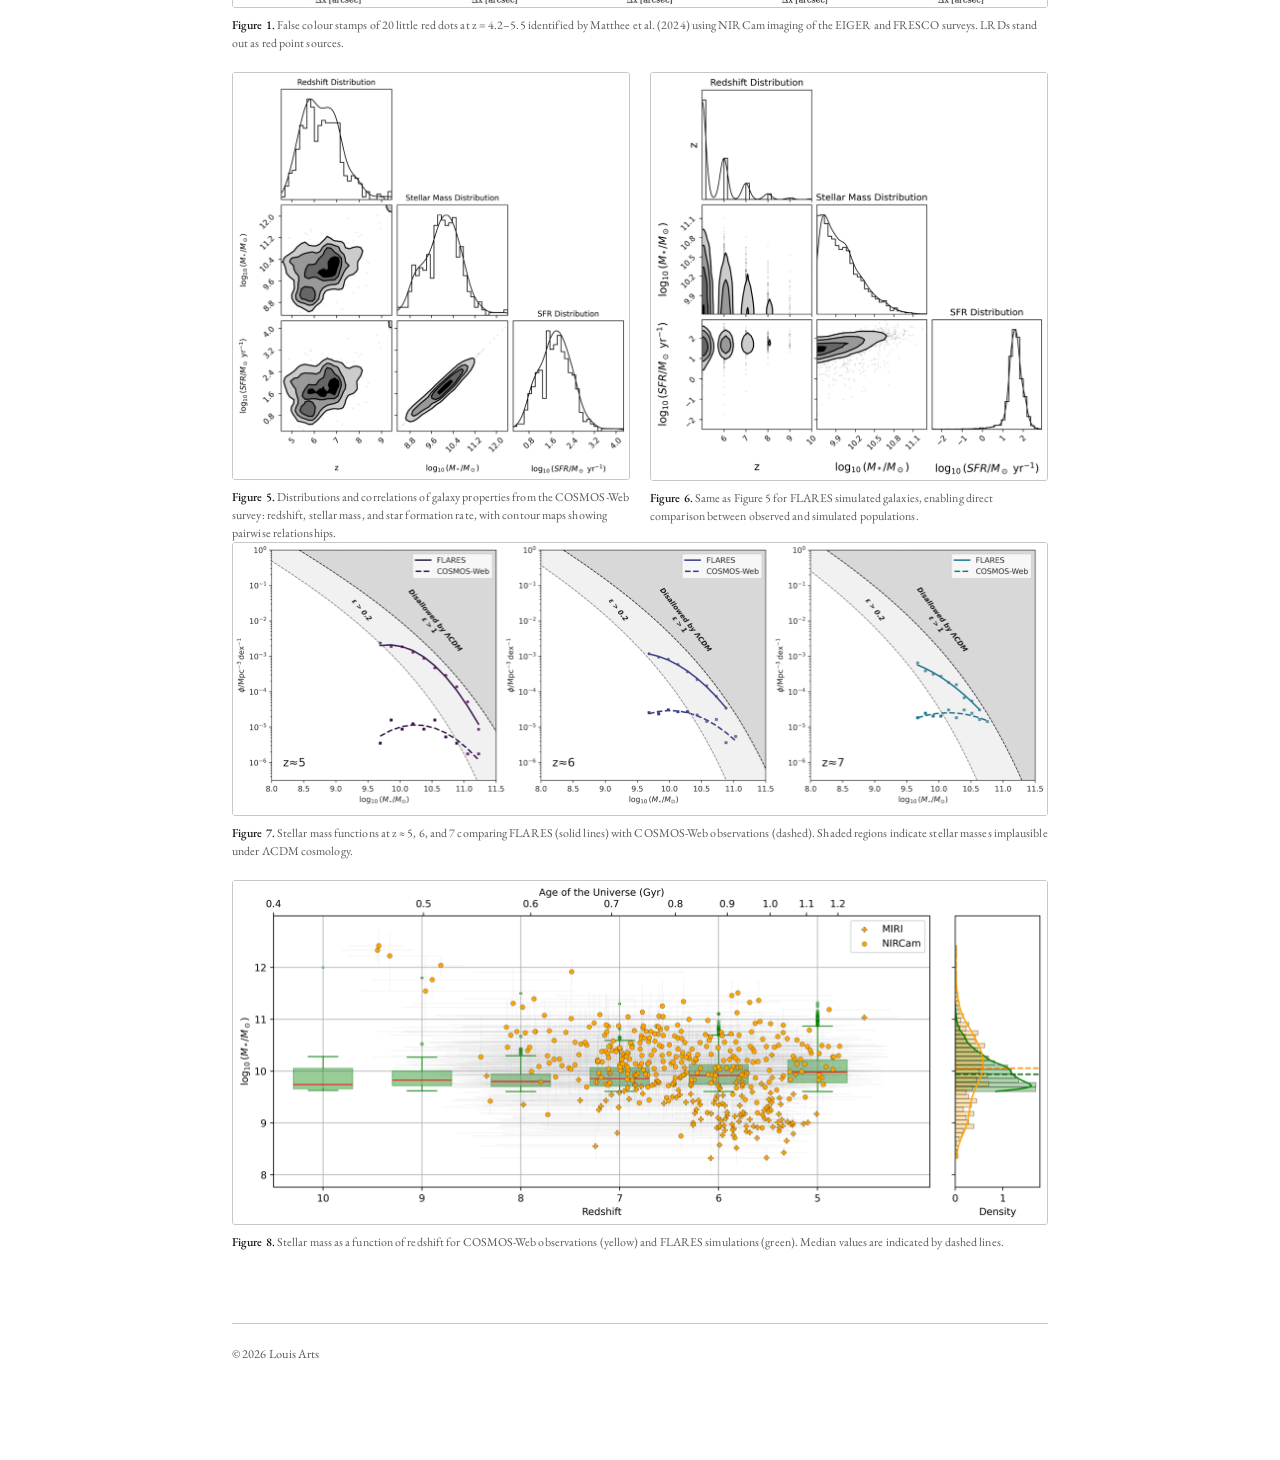
<file: thesis.html>
<!DOCTYPE html>
<html lang="en">
<head>
  <meta charset="UTF-8" />
  <meta name="viewport" content="width=device-width, initial-scale=1.0"/>
  <title>FLARES Simulations and High-Redshift 'Little Red Dots' · MSc Thesis · Louis Arts</title>
  <meta name="description" content="MSc thesis (Imperial College London): evaluating whether FLARES galaxy simulations can reproduce the stellar properties of JWST's high-redshift 'little red dots'.">
  <link rel="canonical" href="https://louisarts.com/thesis.html">
  <meta property="og:type" content="article">
  <meta property="og:site_name" content="Louis Arts">
  <meta property="og:title" content="FLARES Simulations and High-Redshift 'Little Red Dots' · MSc Thesis">
  <meta property="og:description" content="MSc thesis (Imperial College London): evaluating whether FLARES galaxy simulations can reproduce the stellar properties of JWST's high-redshift 'little red dots'.">
  <meta property="og:url" content="https://louisarts.com/thesis.html">
  <meta property="og:image" content="https://louisarts.com/assets/louis-og.jpg">
  <meta name="twitter:card" content="summary">
  <link rel="icon" href="data:image/svg+xml,%3Csvg xmlns='http://www.w3.org/2000/svg' viewBox='0 0 64 64'%3E%3Crect width='64' height='64' rx='6' fill='%23ffffff' stroke='%23d0d0d0' stroke-width='2'/%3E%3Ctext x='32' y='46' font-family='Georgia,serif' font-size='36' font-weight='600' text-anchor='middle' fill='%231050a0'%3ELA%3C/text%3E%3C/svg%3E">
  <meta name="theme-color" content="#ffffff">
  <link rel="stylesheet" href="style.css" />
  <link rel="preconnect" href="https://fonts.googleapis.com">
  <link rel="preconnect" href="https://fonts.gstatic.com" crossorigin>
  <link href="https://fonts.googleapis.com/css2?family=EB+Garamond:ital,wght@0,400;0,500;0,600;0,700;1,400&display=swap" rel="stylesheet">
  <script>(function(){var t=localStorage.getItem('site-theme');if(t){document.documentElement.setAttribute('data-theme',t);var c={dark:'#18181b',neon:'#09090f'}[t];if(c)document.querySelector('meta[name="theme-color"]').setAttribute('content',c);}})()</script>
</head>
<body>
  <div class="container">

    <nav class="back-nav" aria-label="Back">
      <a href="index.html">← Louis Arts</a>
      <div class="theme-picker">
        <button class="theme-toggle" aria-label="Choose theme" aria-haspopup="true" aria-expanded="false">
          <svg class="icon-light-mode" xmlns="http://www.w3.org/2000/svg" width="14" height="14" viewBox="0 0 24 24" fill="none" stroke="currentColor" stroke-width="2" stroke-linecap="round" stroke-linejoin="round"><circle cx="12" cy="12" r="5"/><line x1="12" y1="1" x2="12" y2="3"/><line x1="12" y1="21" x2="12" y2="23"/><line x1="4.22" y1="4.22" x2="5.64" y2="5.64"/><line x1="18.36" y1="18.36" x2="19.78" y2="19.78"/><line x1="1" y1="12" x2="3" y2="12"/><line x1="21" y1="12" x2="23" y2="12"/><line x1="4.22" y1="19.78" x2="5.64" y2="18.36"/><line x1="18.36" y1="5.64" x2="19.78" y2="4.22"/></svg>
          <svg class="icon-dark-mode" xmlns="http://www.w3.org/2000/svg" width="14" height="14" viewBox="0 0 24 24" fill="none" stroke="currentColor" stroke-width="2" stroke-linecap="round" stroke-linejoin="round"><path d="M21 12.79A9 9 0 1 1 11.21 3 7 7 0 0 0 21 12.79z"/></svg>
          <svg class="icon-neon-mode" xmlns="http://www.w3.org/2000/svg" width="14" height="14" viewBox="0 0 24 24" fill="none" stroke="currentColor" stroke-width="2" stroke-linecap="round" stroke-linejoin="round"><polygon points="13 2 3 14 12 14 11 22 21 10 12 10 13 2"/></svg>
        </button>
        <div class="theme-dropdown">
          <button data-for="light" onclick="setTheme('light')">Light</button>
          <button data-for="dark" onclick="setTheme('dark')">Dark</button>
          <button data-for="neon" onclick="setTheme('neon')">Neon</button>
        </div>
      </div>
    </nav>

    <main>

    <header>
      <h1>Evaluating the Predictive Capacity of FLARES Simulations for High Redshift 'Little Red Dots'</h1>
      <div class="thesis-meta">
        <span>MSc Thesis · Imperial College London</span>
        <span>2022 – 2023</span>
        <span>Astrophysics of Galaxies</span>
        <span>32 pages · 11 figures</span>
      </div>
      <nav class="links">
        <a href="https://arxiv.org/abs/2412.05946" target="_blank" rel="noopener" class="ext-link">
          <svg xmlns="http://www.w3.org/2000/svg" width="16" height="16" viewBox="0 0 24 24" fill="none" stroke="currentColor" stroke-width="2" stroke-linecap="round" stroke-linejoin="round" aria-hidden="true"><path d="M14 2H6a2 2 0 0 0-2 2v16a2 2 0 0 0 2 2h12a2 2 0 0 0 2-2V8z"/><polyline points="14 2 14 8 20 8"/><line x1="16" y1="13" x2="8" y2="13"/><line x1="16" y1="17" x2="8" y2="17"/></svg>
          arXiv:2412.05946
        </a>
      </nav>
    </header>

    <section>
      <h2>Abstract</h2>
      <div class="abstract-block">
        The recent discovery of "little red dots" (LRDs) — a population of extremely compact and highly dust-reddened high-redshift galaxies — by the James Webb Space Telescope presents a new challenge to the fields of astrophysics and cosmology. Their remarkably high luminosities at redshifts 5&nbsp;&lt;&nbsp;z&nbsp;&lt;&nbsp;10 appear to challenge ΛCDM cosmology and galaxy formation models, as they imply stellar masses and star formation rates that exceed the upper limits set by these models. LRDs are currently subjects of debate as the mechanisms behind their high luminosities are not yet fully understood. LRD energy outputs are thought to be either dominated by star formation (starburst galaxies) or their energy output results from the hosting of active galactic nuclei (AGN).
        <br><br>
        We investigate the starburst hypothesis by attempting to replicate the stellar properties of LRDs using output data from the FLARES (First Light And Reionization Epoch Simulations) simulation suite. Comparative analysis of galactic properties such as galactic number density, stellar mass and star formation rate yield significant tension between simulated and observed galaxies. The FLARES simulation overestimates the number densities of galaxies with stellar masses similar to observed LRDs by several orders of magnitude. Additionally, the simulation shows an overestimation of star formation rates. These tensions suggest a potential underestimation by the FLARES model of stellar feedback mechanisms such as active galactic nuclei feedback. These results suggest that the starburst hypothesis may be insufficient to explain the observed properties of these galaxies. Instead, the AGN scenario should be further investigated by repeating the methods in this study with a hydrodynamic galaxy simulation suite that models a higher influence of AGN feedback mechanisms on stellar activity in high-redshift galaxies.
      </div>
    </section>

    <section>
      <h2>Figures</h2>

      <div class="figure-item figure-full">
        <img src="assets/thesis-fig1.jpg" alt="Figure 1: False colour stamps of little red dots" width="1414" height="1146" loading="lazy" decoding="async">
        <p class="figure-caption"><strong>Figure 1.</strong> False colour stamps of 20 little red dots at z = 4.2–5.5 identified by Matthee et al. (2024) using NIRCam imaging of the EIGER and FRESCO surveys. LRDs stand out as red point sources.</p>
      </div>

      <div class="figures-grid">
        <div class="figure-item">
          <img src="assets/thesis-fig5.png" alt="Figure 5: COSMOS-Web observed galaxy properties" width="800" height="821" loading="lazy" decoding="async">
          <p class="figure-caption"><strong>Figure 5.</strong> Distributions and correlations of galaxy properties from the COSMOS-Web survey: redshift, stellar mass, and star formation rate, with contour maps showing pairwise relationships.</p>
        </div>
        <div class="figure-item">
          <img src="assets/thesis-fig6.png" alt="Figure 6: FLARES simulated galaxy properties" width="800" height="823" loading="lazy" decoding="async">
          <p class="figure-caption"><strong>Figure 6.</strong> Same as Figure 5 for FLARES simulated galaxies, enabling direct comparison between observed and simulated populations.</p>
        </div>
      </div>

      <div class="figure-item figure-full">
        <img src="assets/thesis-fig7.png" alt="Figure 7: Stellar mass functions" width="1632" height="544" loading="lazy" decoding="async">
        <p class="figure-caption"><strong>Figure 7.</strong> Stellar mass functions at z ≈ 5, 6, and 7 comparing FLARES (solid lines) with COSMOS-Web observations (dashed). Shaded regions indicate stellar masses implausible under ΛCDM cosmology.</p>
      </div>

      <div class="figure-item figure-full">
        <img src="assets/thesis-fig8.png" alt="Figure 8: Stellar mass vs redshift" width="1632" height="688" loading="lazy" decoding="async">
        <p class="figure-caption"><strong>Figure 8.</strong> Stellar mass as a function of redshift for COSMOS-Web observations (yellow) and FLARES simulations (green). Median values are indicated by dashed lines.</p>
      </div>

    </section>

    </main>

    <footer>
      <p>© 2026 Louis Arts</p>
    </footer>

  </div>
  <script src="theme.js"></script>
</body>
</html>
</file>
<file: style.css>
/* ── Reset & base ── */
*, *::before, *::after { box-sizing: border-box; margin: 0; padding: 0; }

:root {
  --bg:      #ffffff;
  --text:    #0f0f0f;
  --muted:   #5a5a5a;
  --accent:  #1050a0;
  --border:  #c8c8c8;
  --tag-bg:  #f2f2f0;
}

[data-theme="dark"] {
  --bg:      #18181b;
  --text:    #f4f4f5;
  --muted:   #a1a1aa;
  --accent:  #60a5fa;
  --border:  #3f3f46;
  --tag-bg:  #27272a;
}

[data-theme="neon"] {
  --bg:      #09090f;
  --text:    #d8d8f0;
  --muted:   #9393c8;
  --accent:  #00ffe5;
  --border:  #161630;
  --tag-bg:  #0d0d1e;
}


html { scroll-behavior: smooth; }

body {
  background: var(--bg);
  color: var(--text);
  font-family: 'EB Garamond', Georgia, 'Times New Roman', serif;
  font-size: 17px;
  font-weight: 400;
  line-height: 1.65;
  letter-spacing: 0.005em;
  -webkit-font-smoothing: antialiased;
  text-rendering: optimizeLegibility;
  transition: background-color 0.2s ease, color 0.2s ease;
}

/* ── Accessibility utilities ── */
.skip-link {
  position: absolute;
  left: -9999px;
  top: 0.5rem;
  z-index: 300;
  background: var(--accent);
  color: var(--bg);
  padding: 0.5rem 1rem;
  font-size: 0.875rem;
  text-decoration: none;
  border-radius: 2px;
}

.skip-link:focus { left: 0.5rem; }

.visually-hidden {
  position: absolute;
  width: 1px;
  height: 1px;
  overflow: hidden;
  clip-path: inset(50%);
  white-space: nowrap;
}

:where(a, button, input):focus-visible {
  outline: 2px solid var(--accent);
  outline-offset: 2px;
}

/* ── Layout ── */
.container {
  max-width: 880px;
  margin: 0 auto;
  padding: 5.5rem 2rem 6rem;
}

/* Subpage title block */
header {
  margin-bottom: 2.5rem;
}

/* ── Intro / About (two-column) ── */
.intro {
  display: flex;
  gap: 3rem;
  align-items: flex-start;
  margin-bottom: 5rem;
}

.intro-sidebar {
  width: 220px;
  flex-shrink: 0;
  text-align: center;
}

.intro-bio {
  flex: 1;
  min-width: 0;
}

.intro-bio h2 { margin-top: 0.2rem; }

.profile-photo {
  width: 180px;
  height: 180px;
  border-radius: 50%;
  object-fit: cover;
  display: block;
  margin: 0 auto 1.25rem;
}

h1 {
  font-size: 2rem;
  font-weight: 700;
  letter-spacing: -0.01em;
  line-height: 1.2;
  margin-bottom: 0.4rem;
}

.intro-sidebar h1 {
  font-size: 1.6rem;
  letter-spacing: -0.01em;
}

.intro-sidebar .tagline {
  color: var(--muted);
  font-size: 0.9rem;
  font-style: italic;
  line-height: 1.5;
  margin-bottom: 0;
  text-align: center;
}

.tagline {
  color: var(--muted);
  font-size: 0.95rem;
  font-style: italic;
}

.links {
  display: flex;
  flex-wrap: wrap;
  align-items: center;
  justify-content: center;
  gap: 0.5rem 1.1rem;
  font-family: 'Courier New', Courier, monospace;
  font-size: 0.8rem;
  margin-top: 1.1rem;
}

.links a {
  color: var(--muted);
  text-decoration: none;
}

.links a:hover { color: var(--accent); }

.links .cv-link {
  padding: 0.15rem 0.6rem;
  border: 1px solid var(--accent);
  border-radius: 2px;
  color: var(--accent);
  font-weight: 600;
}

.links .cv-link:hover {
  background: color-mix(in srgb, var(--accent) 8%, var(--bg));
}

.ext-link {
  display: inline-flex;
  align-items: center;
  gap: 0.4rem;
  padding: 0.35rem 0.8rem;
  border: 1px solid var(--border);
  border-radius: 2px;
  background: var(--tag-bg);
  font-size: 0.85rem;
  font-weight: 500;
  color: var(--text) !important;
  text-decoration: none !important;
  transition: border-color 0.15s, background 0.15s, color 0.15s;
}
.ext-link:hover {
  border-color: var(--accent);
  color: var(--accent) !important;
  background: color-mix(in srgb, var(--accent) 8%, var(--bg));
}
.ext-link svg { flex-shrink: 0; }

header .links { justify-content: flex-start; }
header .tags { margin-top: 0.75rem; }

/* ── Sections ── */
section {
  margin-bottom: 4.5rem;
}

h2 {
  font-family: 'EB Garamond', Georgia, serif;
  font-size: 1.4rem;
  font-weight: 700;
  letter-spacing: 0;
  color: var(--text);
  margin-bottom: 1.4rem;
  padding-bottom: 0.3rem;
  border-bottom: 1px solid var(--border);
}

section p {
  color: var(--text);
  font-size: 0.95rem;
  line-height: 1.75;
  margin-bottom: 0.8rem;
  text-align: justify;
  hyphens: auto;
}

section p:last-child { margin-bottom: 0; }

section a {
  color: var(--accent);
  text-decoration: none;
}

section a:hover { text-decoration: underline; }

/* ── News ── */
.news-list {
  list-style: none;
  display: flex;
  flex-direction: column;
  gap: 1rem;
}

.news-list li {
  display: flex;
  gap: 1.25rem;
  font-size: 0.875rem;
  align-items: baseline;
}

.news-text { flex: 1; min-width: 0; }

.date {
  font-size: 0.775rem;
  color: var(--muted);
  white-space: nowrap;
  flex-shrink: 0;
  min-width: 68px;
  font-variant-numeric: tabular-nums;
}

/* ── Projects ── */
.project-list {
  list-style: none;
  display: flex;
  flex-direction: column;
  gap: 2.25rem;
}

.project {
  display: flex;
  gap: 1.3rem;
  align-items: flex-start;
  position: relative;
  background: transparent;
  border: 1px solid var(--border);
  border-radius: 3px;
  padding: 1.1rem 1.2rem;
  cursor: pointer;
  transition: transform 0.25s ease, box-shadow 0.25s ease, background-color 0.25s ease, border-color 0.25s ease;
}

@media (hover: hover) {
  .project:hover {
    transform: scale(1.012);
    background: var(--tag-bg);
    border-color: transparent;
    box-shadow: 0 10px 34px rgba(0,0,0,0.07);
  }
}

.project-thumb {
  width: 140px;
  height: 140px;
  border-radius: 2px;
  flex-shrink: 0;
  background: var(--tag-bg);
  object-fit: cover;
}

.project-body h3 {
  font-size: 1rem;
  font-weight: 600;
  margin-bottom: 0.25rem;
  line-height: 1.4;
}

.project-body p {
  font-size: 0.875rem;
  color: var(--muted);
  margin-bottom: 0.4rem;
  line-height: 1.6;
}

.tags {
  font-family: 'Courier New', Courier, monospace;
  font-size: 0.8rem;
  color: var(--muted);
  display: inline-block;
  margin-bottom: 0.4rem;
  letter-spacing: 0;
}

.project-body a {
  font-size: 0.8rem;
  color: var(--accent);
  text-decoration: none;
  margin-right: 0.75rem;
}

.project-body a:hover { text-decoration: underline; }

/* ── Education ── */
.edu-list {
  list-style: none;
  display: flex;
  flex-direction: column;
  gap: 1.75rem;
}

.edu-list li {
  display: flex;
  gap: 1.3rem;
  align-items: flex-start;
  position: relative;
  background: transparent;
  border: 1px solid var(--border);
  border-radius: 3px;
  padding: 1.1rem 1.2rem;
  cursor: pointer;
  transition: transform 0.25s ease, box-shadow 0.25s ease, background-color 0.25s ease, border-color 0.25s ease;
}

@media (hover: hover) {
  .edu-list li:hover {
    transform: scale(1.012);
    background: var(--tag-bg);
    border-color: transparent;
    box-shadow: 0 10px 34px rgba(0,0,0,0.07);
  }
}

.edu-logo-col {
  width: 90px;
  flex-shrink: 0;
  display: flex;
  align-items: center;
  justify-content: center;
  padding-top: 2px;
  min-height: 36px;
  overflow: visible;
}

.logo-lewagon { width: 130px; max-width: none; max-height: none; height: auto; }
[data-theme="dark"] .logo-lewagon,
[data-theme="neon"] .logo-lewagon { filter: brightness(0) invert(1); }

[data-theme="dark"] .logo-chattermill,
[data-theme="neon"] .logo-chattermill { filter: brightness(0) invert(1); }

.work-logo-col {
  width: 110px;
  flex-shrink: 0;
  display: flex;
  align-items: center;
  justify-content: center;
  padding-top: 2px;
  min-height: 36px;
}

.work-logo {
  max-height: 80px;
  max-width: 110px;
  width: auto;
  height: auto;
  object-fit: contain;
  opacity: 0.85;
}

.edu-logo {
  max-height: 60px;
  max-width: 90px;
  width: auto;
  height: auto;
  object-fit: contain;
  opacity: 0.85;
}

.edu-title-link { color: inherit; text-decoration: none; }
.edu-title-link:hover { text-decoration: underline; }

/* Stretched link: whole edu card is clickable via degree title */
.edu-title-link::after {
  content: '';
  position: absolute;
  inset: 0;
  border-radius: 2px;
  z-index: 1;
}

.edu-content {
  flex: 1;
  min-width: 0;
}

.edu-row {
  display: flex;
  justify-content: space-between;
  align-items: baseline;
  gap: 1rem;
  flex-wrap: wrap;
}

.edu-row strong {
  font-weight: 500;
  font-size: 0.875rem;
}

.institution {
  color: var(--muted);
  font-size: 0.875rem;
  font-variant: small-caps;
  letter-spacing: 0.03em;
  display: block;
  margin-top: 0.1rem;
}

/* Thesis links remain clickable above the stretched-link overlay */
.edu-detail {
  position: relative;
  z-index: 2;
  font-family: 'Courier New', Courier, monospace;
  color: var(--muted);
  font-size: 0.75rem;
  line-height: 1.55;
  text-align: left;
  margin-top: 0.2rem;
  margin-bottom: 0 !important;
}

.edu-detail a { font-size: 0.8rem; }

.edu-award {
  font-family: 'EB Garamond', Georgia, serif;
  font-style: italic;
  font-size: 0.875rem;
  color: var(--accent);
  margin-top: 0.35rem;
  margin-bottom: 0 !important;
}

.edu-award + .edu-detail,
.edu-detail + .edu-detail { margin-top: 0.3rem; }

.edu-content .tags { margin-top: 0.3rem; }

/* ── Project title links ── */
.project-body h3 a {
  color: var(--text);
  text-decoration: none;
}

.project-body h3 a:hover { color: var(--text); }

/* Stretched link: whole card is clickable via h3 link */
.project-body h3 a::after {
  content: '';
  position: absolute;
  inset: 0;
  border-radius: 2px;
  z-index: 1;
}

/* Keep secondary links above the overlay */
.project-body > a,
.project-body .tags {
  position: relative;
  z-index: 2;
}

/* Keyboard parity with card hover: ring the whole card, not the title anchor */
.project:focus-within,
.edu-list li:focus-within {
  background: var(--tag-bg);
  box-shadow: 0 10px 34px rgba(0,0,0,0.07);
}

.project-body h3 a:focus-visible,
.edu-title-link:focus-visible { outline: none; }

.project-body h3 a:focus-visible::after,
.edu-title-link:focus-visible::after {
  outline: 2px solid var(--accent);
  outline-offset: -2px;
}

/* ── Theme toggle ── */
.theme-picker { position: relative; flex-shrink: 0; }

.theme-picker::after {
  content: '';
  position: absolute;
  top: 100%;
  left: -8px;
  right: -8px;
  height: 10px;
}

.theme-toggle {
  background: none;
  border: 1px solid var(--border);
  border-radius: 2px;
  cursor: pointer;
  color: var(--muted);
  padding: 0.25rem 0.5rem;
  line-height: 1;
  display: flex;
  align-items: center;
}

.theme-toggle svg { width: 14px; height: 14px; }

.theme-toggle:hover { color: var(--text); border-color: var(--muted); }

.theme-toggle .icon-light-mode { display: inline-flex; }
.theme-toggle .icon-dark-mode  { display: none; }
.theme-toggle .icon-neon-mode  { display: none; }
[data-theme="dark"] .theme-toggle .icon-light-mode { display: none; }
[data-theme="dark"] .theme-toggle .icon-dark-mode  { display: inline-flex; }
[data-theme="dark"] .theme-toggle .icon-neon-mode  { display: none; }
[data-theme="neon"] .theme-toggle .icon-light-mode { display: none; }
[data-theme="neon"] .theme-toggle .icon-dark-mode  { display: none; }
[data-theme="neon"] .theme-toggle .icon-neon-mode  { display: inline-flex; }

.theme-dropdown {
  position: absolute;
  top: calc(100% + 6px);
  right: 0;
  background: var(--bg);
  border: 1px solid var(--border);
  border-radius: 2px;
  padding: 0.3rem;
  min-width: 90px;
  z-index: 200;
  box-shadow: 0 4px 16px rgba(0,0,0,0.1);
  opacity: 0;
  visibility: hidden;
  pointer-events: none;
  transform: translateY(-4px);
  transition: opacity 0.15s ease, transform 0.15s ease, visibility 0.15s;
}

.theme-picker:hover .theme-dropdown,
.theme-picker:focus-within .theme-dropdown,
.theme-picker.open .theme-dropdown {
  opacity: 1;
  visibility: visible;
  pointer-events: auto;
  transform: translateY(0);
}

.theme-dropdown button {
  display: block;
  width: 100%;
  text-align: left;
  background: none;
  border: none;
  cursor: pointer;
  font-size: 0.8rem;
  color: var(--muted);
  padding: 0.35rem 0.6rem;
  border-radius: 2px;
  font-family: 'EB Garamond', Georgia, serif;
  white-space: nowrap;
  transition: background 0.1s, color 0.1s;
}

.theme-dropdown button:hover { background: var(--tag-bg); color: var(--text); }

html:not([data-theme]) .theme-dropdown [data-for="light"],
html[data-theme="dark"] .theme-dropdown [data-for="dark"],
html[data-theme="neon"] .theme-dropdown [data-for="neon"] {
  color: var(--accent);
  font-weight: 500;
}

/* ── Subpage nav ── */
.back-nav {
  margin-bottom: 1.5rem;
  font-size: 0.8rem;
  display: flex;
  justify-content: space-between;
  align-items: center;
}

.back-nav a {
  color: var(--muted);
  text-decoration: none;
}

.back-nav a:hover { color: var(--accent); }

/* ── Thesis pages ── */
.thesis-meta {
  display: flex;
  flex-wrap: wrap;
  gap: 0.5rem 1.5rem;
  margin: 0.75rem 0 1rem;
  font-size: 0.8rem;
  color: var(--muted);
}

.abstract-block {
  background: var(--bg);
  border: 1px solid var(--border);
  border-left: 3px solid var(--accent);
  border-radius: 0 3px 3px 0;
  padding: 1.1rem 1.25rem;
  font-size: 0.875rem;
  line-height: 1.75;
  color: var(--text);
}

.figures-grid {
  display: grid;
  grid-template-columns: 1fr 1fr;
  gap: 1.25rem;
  margin-top: 0.5rem;
}

.figures-grid + .figures-grid {
  margin-top: 1.25rem;
}

.figure-item img {
  width: 100%;
  height: auto;
  border-radius: 3px;
  border: 1px solid var(--border);
  display: block;
}

.figure-caption {
  font-size: 0.75rem;
  color: var(--muted);
  margin-top: 0.5rem;
  line-height: 1.5;
  text-align: left;
}

.figure-caption strong {
  font-weight: 500;
  color: var(--text);
}

.figure-full {
  margin-bottom: 1.25rem;
}

/* ── arXiv-style left margin stamp ── */
.main-content {
  position: relative;
}

.arxiv-stamp-wrapper {
  position: absolute;
  left: -7.5rem;
  top: 0;
  height: 100%;
  display: flex;
  align-items: center;
  pointer-events: none;
  z-index: 10;
}

.arxiv-stamp {
  font-family: 'EB Garamond', Georgia, serif;
  font-size: 2.5rem;
  font-weight: 700;
  color: #888;
  white-space: nowrap;
  writing-mode: vertical-rl;
  transform: rotate(180deg);
  letter-spacing: 0.06em;
  user-select: none;
}

@media (max-width: 1060px) {
  .arxiv-stamp-wrapper { display: none; }
}

[data-theme="dark"] .arxiv-stamp { color: #52525b; }

[data-theme="neon"] .arxiv-stamp {
  color: var(--accent);
  text-shadow:
    0 0 6px #fff,
    0 0 14px var(--accent),
    0 0 40px var(--accent),
    0 0 80px rgba(0,255,229,0.4);
}

/* ── Dark mode overrides ── */
[data-theme="dark"] .abstract-block { background: var(--tag-bg); }

/* ── Neon mode overrides ── */
@keyframes neon-glow {
  0%, 100% {
    text-shadow:
      0 0 7px #fff,
      0 0 10px #fff,
      0 0 21px #fff,
      0 0 42px #00ffe5,
      0 0 82px #00ffe5,
      0 0 100px #00ffe5;
  }
  50% {
    text-shadow:
      0 0 4px #fff,
      0 0 11px #fff,
      0 0 19px #fff,
      0 0 40px #00ffe5,
      0 0 80px #00ffe5,
      0 0 90px #00ffe5,
      0 0 150px #00ffe5;
  }
}

[data-theme="neon"] body {
  background-image:
    radial-gradient(ellipse at 50% 0%, rgba(0,255,229,0.08) 0%, transparent 55%),
    linear-gradient(rgba(0,255,229,0.07) 1px, transparent 1px),
    linear-gradient(90deg, rgba(0,255,229,0.07) 1px, transparent 1px);
  background-size: auto, 40px 40px, 40px 40px;
  text-shadow: 0 0 2px rgba(216,216,240,0.45);
}

[data-theme="neon"] .abstract-block { background: var(--tag-bg); }

[data-theme="neon"] header {
  border-bottom: 1px solid rgba(0,255,229,0.35);
  box-shadow: 0 1px 24px rgba(0,255,229,0.08);
}

[data-theme="neon"] h1 {
  color: #fff;
  text-shadow: none;
  animation: neon-glow 3s ease-in-out infinite;
}

[data-theme="neon"] h2 {
  color: var(--accent);
  text-shadow: 0 0 10px var(--accent), 0 0 30px rgba(0,255,229,0.55), 0 0 60px rgba(0,255,229,0.2);
}

[data-theme="neon"] .tagline {
  color: rgba(0,255,229,0.75);
  text-shadow: 0 0 10px rgba(0,255,229,0.45);
}

[data-theme="neon"] .links a {
  color: rgba(0,255,229,0.65);
  text-shadow: 0 0 6px rgba(0,255,229,0.35);
}

[data-theme="neon"] .links a:hover {
  color: var(--accent);
  text-shadow: 0 0 12px var(--accent), 0 0 24px rgba(0,255,229,0.5);
}

[data-theme="neon"] .date {
  color: var(--accent);
  text-shadow: 0 0 7px var(--accent);
  opacity: 0.85;
}

[data-theme="neon"] .project-thumb {
  border: 1px solid rgba(0,255,229,0.4);
  box-shadow: 0 0 20px rgba(0,255,229,0.18), 0 0 6px rgba(0,255,229,0.35);
  transition: box-shadow 0.3s ease, border-color 0.3s ease;
}

[data-theme="neon"] .project-body h3 a {
  text-shadow: 0 0 5px rgba(216,216,240,0.35);
}

[data-theme="neon"] .project-body h3 a:hover {
  color: inherit;
  text-shadow: 0 0 5px rgba(216,216,240,0.35);
}

[data-theme="neon"] .project-body a {
  text-shadow: 0 0 7px currentColor;
}

[data-theme="neon"] .tags {
  color: rgba(0,255,229,0.55);
}

[data-theme="neon"] section a {
  text-shadow: 0 0 7px currentColor;
}

[data-theme="neon"] #site-nav {
  background: rgba(9,9,15,0.88);
  backdrop-filter: blur(14px);
  border-bottom-color: rgba(0,255,229,0.22);
  box-shadow: 0 1px 24px rgba(0,255,229,0.1);
}

[data-theme="neon"] .site-nav-name {
  text-shadow: 0 0 8px rgba(216,216,240,0.4);
}

[data-theme="neon"] .site-nav-links a.active,
[data-theme="neon"] .site-nav-links a:hover {
  text-shadow: 0 0 12px currentColor;
}

[data-theme="neon"] .theme-toggle {
  color: var(--accent);
  border-color: rgba(0,255,229,0.55);
  box-shadow: 0 0 14px rgba(0,255,229,0.3), inset 0 0 8px rgba(0,255,229,0.06);
  text-shadow: 0 0 8px var(--accent);
}

[data-theme="neon"] .profile-photo {
  border: 1px solid rgba(0,255,229,0.45);
  animation: neon-ring-pulse 3s ease-in-out infinite;
}

[data-theme="neon"] .edu-logo:not(.logo-lewagon) {
  filter: drop-shadow(0 0 5px rgba(0,255,229,0.35));
}

[data-theme="neon"] footer {
  border-top-color: rgba(0,255,229,0.18);
  text-shadow: 0 0 6px rgba(0,255,229,0.3);
}

/* Pulsing animations */
@keyframes neon-h2-pulse {
  0%, 100% { text-shadow: 0 0 10px var(--accent), 0 0 30px rgba(0,255,229,0.55), 0 0 60px rgba(0,255,229,0.2); }
  50%       { text-shadow: 0 0 16px var(--accent), 0 0 48px rgba(0,255,229,0.75), 0 0 90px rgba(0,255,229,0.35); }
}
[data-theme="neon"] h2 { animation: neon-h2-pulse 4s ease-in-out infinite; }

@keyframes neon-ring-pulse {
  0%, 100% { box-shadow: 0 0 24px rgba(0,255,229,0.22), 0 0 50px rgba(0,255,229,0.08); }
  50%       { box-shadow: 0 0 38px rgba(0,255,229,0.42), 0 0 80px rgba(0,255,229,0.18); }
}

/* CRT scanlines overlay */
[data-theme="neon"] body::after {
  content: '';
  position: fixed;
  inset: 0;
  background: repeating-linear-gradient(
    0deg,
    transparent,
    transparent 2px,
    rgba(0,0,0,0.055) 2px,
    rgba(0,0,0,0.055) 4px
  );
  pointer-events: none;
  z-index: 9999;
}

/* Neon text selection */
[data-theme="neon"] ::selection {
  background: rgba(0,255,229,0.28);
  color: #fff;
  text-shadow: 0 0 12px #00ffe5;
}

/* Neon scrollbar */
[data-theme="neon"] ::-webkit-scrollbar { width: 5px; }
[data-theme="neon"] ::-webkit-scrollbar-track { background: #09090f; }
[data-theme="neon"] ::-webkit-scrollbar-thumb {
  background: rgba(0,255,229,0.35);
  border-radius: 3px;
}
[data-theme="neon"] ::-webkit-scrollbar-thumb:hover { background: rgba(0,255,229,0.65); }

/* News list — neon left rail */
[data-theme="neon"] .news-list li {
  border-left: 1px solid rgba(0,255,229,0.35);
  padding-left: 0.85rem;
  box-shadow: -1px 0 10px rgba(0,255,229,0.18);
}

/* Education rows */
[data-theme="neon"] .edu-row strong {
  text-shadow: 0 0 6px rgba(216,216,240,0.35);
}

[data-theme="neon"] .institution {
  color: rgba(0,255,229,0.55);
  text-shadow: 0 0 6px rgba(0,255,229,0.25);
}

/* Cards — neon */
[data-theme="neon"] .project,
[data-theme="neon"] .edu-list li {
  border-color: rgba(0,255,229,0.18);
}

@media (hover: hover) {
  [data-theme="neon"] .project:hover .project-thumb {
    border-color: rgba(0,255,229,0.7);
    box-shadow: 0 0 30px rgba(0,255,229,0.38), 0 0 8px rgba(0,255,229,0.65);
  }

  [data-theme="neon"] .project:hover,
  [data-theme="neon"] .edu-list li:hover {
    border-color: rgba(0,255,229,0.38);
    box-shadow: 0 4px 32px rgba(0,255,229,0.18);
  }
}

/* Cards — dark */
[data-theme="dark"] .project,
[data-theme="dark"] .edu-list li {
  border-color: #2e2e33;
}

@media (hover: hover) {
  [data-theme="dark"] .project:hover,
  [data-theme="dark"] .edu-list li:hover {
    border-color: transparent;
    box-shadow: 0 10px 34px rgba(0,0,0,0.4);
  }
}

/* Cards without a title link are not interactive */
.edu-list li:not(:has(.edu-title-link)) { cursor: default; }
.edu-list li:not(:has(.edu-title-link)):hover {
  transform: none;
  background: transparent;
  border-color: var(--border);
  box-shadow: none;
}
[data-theme="dark"] .edu-list li:not(:has(.edu-title-link)):hover { border-color: #2e2e33; }
[data-theme="neon"] .edu-list li:not(:has(.edu-title-link)):hover { border-color: rgba(0,255,229,0.18); }

/* ── Top nav bar (always visible) ── */
#site-nav {
  position: fixed;
  top: 0;
  left: 0;
  right: 0;
  z-index: 100;
  background: var(--bg);
  background: color-mix(in srgb, var(--bg) 82%, transparent);
  backdrop-filter: saturate(180%) blur(14px);
  -webkit-backdrop-filter: saturate(180%) blur(14px);
  border-bottom: 1px solid var(--border);
  transition: background-color 0.2s ease, border-color 0.2s ease;
}

.site-nav-inner {
  max-width: 880px;
  margin: 0 auto;
  padding: 0.85rem 2rem;
  display: flex;
  justify-content: space-between;
  align-items: center;
}

.site-nav-name {
  font-size: 1rem;
  font-weight: 600;
  letter-spacing: -0.01em;
  color: var(--text);
  text-decoration: none;
}

.site-nav-right {
  display: flex;
  align-items: center;
  gap: 1.75rem;
}

.site-nav-links {
  display: flex;
  gap: 1.5rem;
}

.site-nav-links a {
  font-size: 0.8rem;
  color: var(--muted);
  text-decoration: none;
  font-weight: 500;
  transition: color 0.15s;
}

.site-nav-links a:hover,
.site-nav-links a.active { color: var(--accent); }

/* ── Nav search ── */
.nav-search {
  display: flex;
  align-items: center;
  border: 1px solid transparent;
  border-radius: 2px;
  transition: background-color 0.15s ease, border-color 0.15s ease;
}

.nav-search.open {
  background: var(--tag-bg);
  border-color: var(--border);
  padding-right: 0.5rem;
}

.nav-search.open:focus-within { border-color: var(--accent); }

.nav-search-toggle {
  display: flex;
  align-items: center;
  justify-content: center;
  background: none;
  border: none;
  cursor: pointer;
  color: var(--muted);
  padding: 0.3rem;
  line-height: 1;
  border-radius: 2px;
  transition: color 0.15s ease;
}

.nav-search-toggle:hover { color: var(--text); }
.nav-search.open .nav-search-toggle { color: var(--accent); }

.nav-search input {
  width: 0;
  opacity: 0;
  visibility: hidden;
  border: none;
  background: none;
  outline: none;
  font-family: inherit;
  font-size: 0.8rem;
  color: var(--text);
  padding: 0;
  letter-spacing: inherit;
  transition: width 0.25s ease, opacity 0.2s ease, margin 0.25s ease, visibility 0.25s;
}

.nav-search.open input {
  width: 132px;
  opacity: 1;
  visibility: visible;
  margin-left: 0.2rem;
}

.nav-search input::-webkit-search-cancel-button { -webkit-appearance: none; appearance: none; }

[data-theme="neon"] .nav-search.open {
  border-color: rgba(0,255,229,0.35);
  box-shadow: inset 0 0 8px rgba(0,255,229,0.05);
}
[data-theme="neon"] .nav-search.open:focus-within {
  border-color: var(--accent);
  box-shadow: 0 0 12px rgba(0,255,229,0.25), inset 0 0 8px rgba(0,255,229,0.08);
}

section[id] { scroll-margin-top: 72px; }


/* ── Footer ── */
footer {
  margin-top: 2rem;
  padding-top: 1.25rem;
  border-top: 1px solid var(--border);
  font-size: 0.775rem;
  color: var(--muted);
}

.footer-links {
  display: flex;
  flex-wrap: wrap;
  gap: 0 1.25rem;
  margin-bottom: 0.5rem;
}

.footer-links a {
  color: var(--muted);
  text-decoration: none;
}

.footer-links a:hover { color: var(--accent); }

/* ── Skills ── */
.skills-list {
  display: grid;
  grid-template-columns: 11rem 1fr;
  column-gap: 1.5rem;
  row-gap: 0.55rem;
  align-items: baseline;
}

.skills-list dt {
  color: var(--muted);
  font-size: 0.875rem;
  font-variant: small-caps;
  letter-spacing: 0.03em;
}

.skills-list dd {
  font-family: 'Courier New', Courier, monospace;
  font-size: 0.8rem;
  line-height: 1.6;
  color: var(--text);
}

[data-theme="neon"] .skills-list dt {
  color: rgba(0,255,229,0.55);
  text-shadow: 0 0 6px rgba(0,255,229,0.25);
}

/* ── Responsive ── */
@media (max-width: 880px) {
  .site-nav-inner { padding: 0.85rem 1.25rem; }
  .site-nav-right { gap: 1rem; }
  .site-nav-links { gap: 1rem; }
  .nav-search.open input { width: 100px; }
  /* While search is open, give the input the row's width */
  .site-nav-right:has(.nav-search.open) .site-nav-links { display: none; }
}

@media (max-width: 720px) {
  .intro {
    flex-direction: column;
    align-items: center;
    gap: 1.75rem;
    text-align: center;
  }
  .intro-sidebar { width: 100%; max-width: 360px; }
  .intro-bio { text-align: left; width: 100%; }
}

/* Nav wraps to two rows: name + icons, then a scrollable link row */
@media (max-width: 640px) {
  .site-nav-inner {
    flex-wrap: wrap;
    row-gap: 0.4rem;
    padding: 0.6rem 1.25rem;
  }
  .site-nav-right { display: contents; }
  .nav-search { margin-left: auto; }
  .theme-picker { margin-left: 0.75rem; }
  .site-nav-links {
    order: 5;
    width: 100%;
    gap: 0.9rem;
    overflow-x: auto;
    -webkit-overflow-scrolling: touch;
  }
  .site-nav-links a { font-size: 0.78rem; white-space: nowrap; }
  .site-nav-right:has(.nav-search.open) .site-nav-links { display: flex; }
  section[id] { scroll-margin-top: 104px; }
}

@media (max-width: 540px) {
  .container { padding: 4.5rem 1.5rem 3rem; }
  .profile-photo { width: 150px; height: 150px; }
  .news-list li { flex-direction: column; gap: 0.1rem; }
  .project { flex-direction: column; }
  .edu-list li { flex-direction: column; gap: 0.3rem; }

  .edu-logo-col { min-height: unset; justify-content: flex-start; }
  .edu-row { flex-direction: column; gap: 0.1rem; }
  .skills-list { grid-template-columns: 1fr; row-gap: 0.2rem; }
  .skills-list dd { margin-bottom: 0.5rem; }
}

/* ── Touch refinements ── */
@media (pointer: coarse) {
  /* 16px stops iOS Safari force-zooming the focused input */
  .nav-search input { font-size: 16px; }

  /* Enlarge hit areas without changing visual size */
  .nav-search-toggle, .theme-toggle { position: relative; }
  .nav-search-toggle::before, .theme-toggle::before {
    content: '';
    position: absolute;
    inset: -9px;
  }
}

/* ── Reduced motion ── */
@media (prefers-reduced-motion: reduce) {
  *, *::before, *::after {
    animation-duration: 0.01ms !important;
    animation-iteration-count: 1 !important;
    transition-duration: 0.01ms !important;
  }
  html { scroll-behavior: auto; }
  .project:hover, .edu-list li:hover { transform: none; }
}

/* ── Print ── */
@media print {
  html, html[data-theme] {
    --bg:      #ffffff;
    --text:    #0f0f0f;
    --muted:   #5a5a5a;
    --accent:  #1050a0;
    --border:  #c8c8c8;
    --tag-bg:  #f2f2f0;
  }
  body { background-image: none !important; }
  body::after { display: none !important; }
  #site-nav, .nav-search, .theme-picker, .arxiv-stamp-wrapper, .skip-link { display: none !important; }
  .container { padding-top: 1rem; }
  * {
    animation: none !important;
    box-shadow: none !important;
    text-shadow: none !important;
  }
}
</file>
